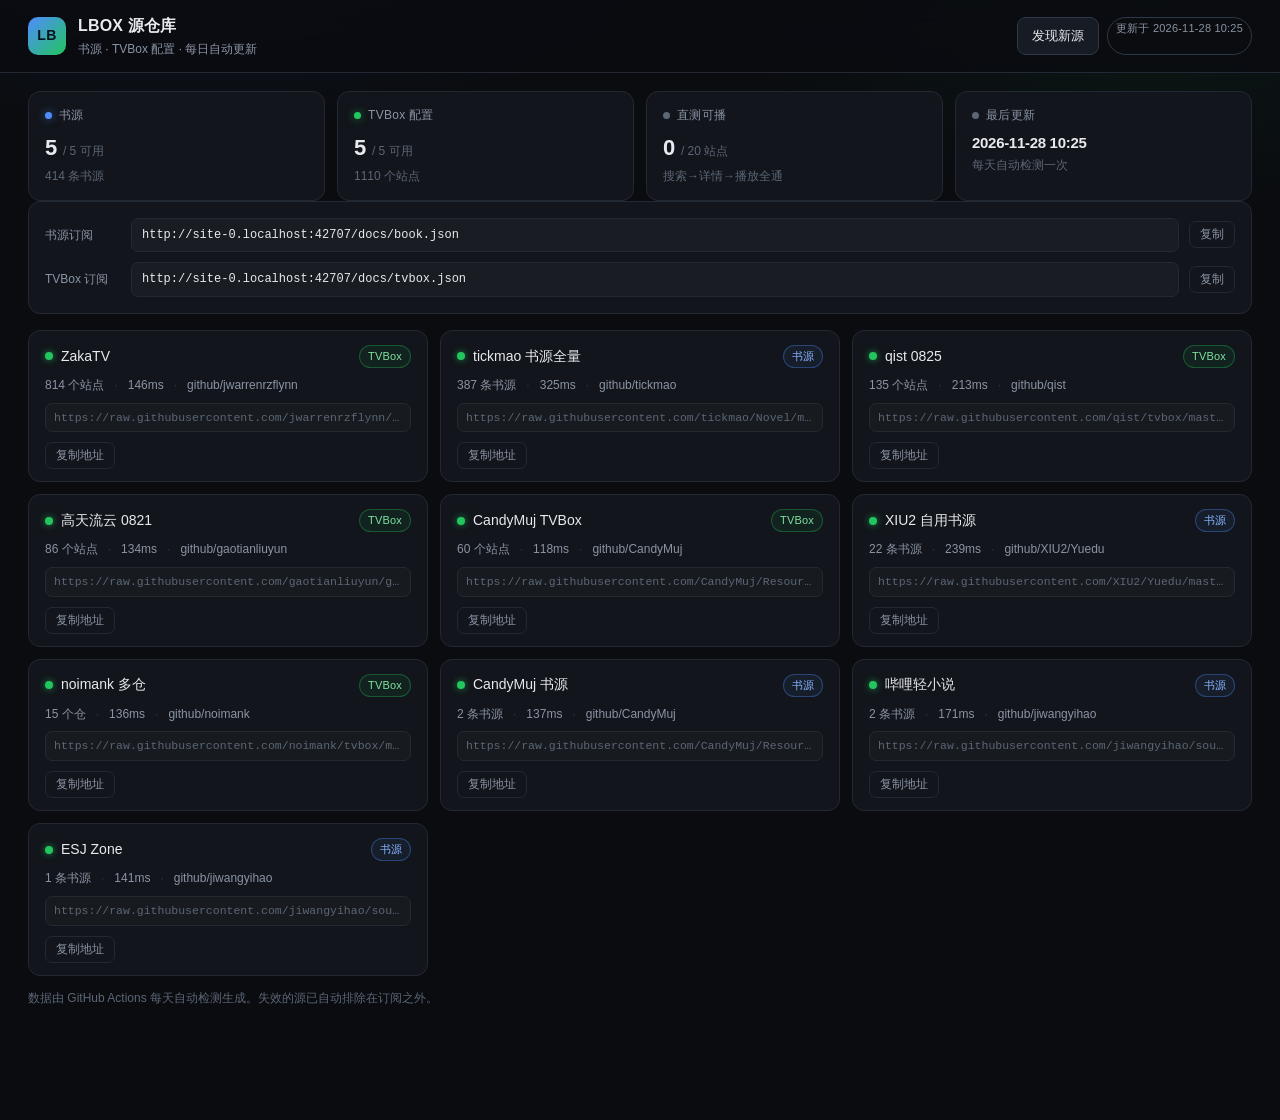
<file: docs/index.html>
<!doctype html>
<html lang="zh-CN">
<head>
<meta charset="utf-8">
<meta name="viewport" content="width=device-width,initial-scale=1">
<link rel="manifest" href="./manifest.webmanifest">
<link rel="icon" href="./icon.svg" type="image/svg+xml">
<link rel="apple-touch-icon" href="./icon.svg">
<meta name="theme-color" content="#0a0c10">
<meta name="mobile-web-app-capable" content="yes">
<meta name="apple-mobile-web-app-capable" content="yes">
<title>LBOX 源仓库</title>
<style>:root {
  --bg: #0a0c10;
  --panel: #12151b;
  --panel-hi: #171b23;
  --border: #232932;
  --border-hi: #303845;
  --text: #e8eaed;
  --muted: #8b94a3;
  --dim: #5c6675;
  --accent: #4f8cff;
  --ok: #22c55e;
  --dead: #ef4444;
  --warn: #f59e0b;
  --radius: 12px;
}

* { box-sizing: border-box; }

html, body {
  margin: 0;
  padding: 0;
  background: var(--bg);
  color: var(--text);
  font-family: -apple-system, BlinkMacSystemFont, "Segoe UI", "PingFang SC",
               "Hiragino Sans GB", "Microsoft YaHei", sans-serif;
  font-size: 14px;
  line-height: 1.55;
  -webkit-font-smoothing: antialiased;
}

body {
  overflow-x: hidden;
  background-image:
    radial-gradient(900px 400px at 15% -10%, rgba(79,140,255,.10), transparent 60%),
    radial-gradient(700px 350px at 90% 0%, rgba(34,197,94,.06), transparent 60%);
  background-repeat: no-repeat;
  min-height: 100vh;
  padding-bottom: 60px;
}

/* ---------- 顶栏 ---------- */
.topbar {
  position: sticky;
  top: 0;
  z-index: 20;
  display: flex;
  align-items: center;
  justify-content: space-between;
  gap: 16px;
  padding: 14px 28px;
  background: rgba(10,12,16,.82);
  backdrop-filter: blur(12px);
  border-bottom: 1px solid var(--border);
}

.brand { display: flex; align-items: center; gap: 12px; }

.logo {
  width: 38px; height: 38px;
  display: grid; place-items: center;
  border-radius: 10px;
  background: linear-gradient(135deg, #4f8cff, #22c55e);
  color: #06121f;
  font-weight: 700;
  font-size: 14px;
  letter-spacing: .5px;
}

.brand-text h1 { margin: 0; font-size: 16px; font-weight: 600; letter-spacing: .2px; }
.brand-text p { margin: 1px 0 0; font-size: 12px; color: var(--muted); }

.top-actions { display: flex; gap: 8px; }

/* ---------- 按钮 ---------- */
.btn {
  appearance: none;
  border: 1px solid var(--border-hi);
  background: var(--panel-hi);
  color: var(--text);
  padding: 8px 14px;
  border-radius: 9px;
  font-size: 13px;
  font-family: inherit;
  cursor: pointer;
  transition: background .16s, border-color .16s, transform .1s;
  white-space: nowrap;
}
.btn:hover { background: #1e232c; border-color: #3b4453; }
.btn:active { transform: translateY(1px); }
.btn:disabled { opacity: .55; cursor: default; }

.btn.primary {
  background: var(--accent);
  border-color: var(--accent);
  color: #04101f;
  font-weight: 600;
}
.btn.primary:hover { background: #6b9dff; border-color: #6b9dff; }

.btn.ghost {
  background: transparent;
  border-color: var(--border);
  color: var(--muted);
}
.btn.ghost:hover { color: var(--text); border-color: var(--border-hi); background: var(--panel); }

/* ---------- 统计 ---------- */
.stats {
  display: grid;
  grid-template-columns: repeat(auto-fit, minmax(190px, 1fr));
  gap: 12px;
  padding: 18px 28px 0;
}

.stat {
  background: var(--panel);
  border: 1px solid var(--border);
  border-radius: var(--radius);
  padding: 14px 16px;
}

.stat-head {
  display: flex; align-items: center; gap: 7px;
  font-size: 12px; color: var(--muted); letter-spacing: .3px;
}

.stat-value { margin-top: 6px; display: flex; align-items: baseline; gap: 6px; }
.stat-value b { font-size: 22px; font-weight: 600; letter-spacing: -.3px; }
.stat-value span { font-size: 12px; color: var(--dim); }
.stat-foot { margin-top: 2px; font-size: 12px; color: var(--dim); }

.dot {
  width: 7px; height: 7px; border-radius: 50%;
  display: inline-block; flex: none;
}
.dot.book { background: var(--accent); box-shadow: 0 0 8px rgba(79,140,255,.6); }
.dot.tvbox { background: var(--ok); box-shadow: 0 0 8px rgba(34,197,94,.6); }
.dot.time { background: var(--dim); }

/* ---------- 工具栏 ---------- */
.toolbar {
  display: flex;
  align-items: center;
  gap: 10px;
  padding: 16px 28px 14px;
  flex-wrap: wrap;
}

.tabs {
  display: flex;
  gap: 2px;
  background: var(--panel);
  border: 1px solid var(--border);
  border-radius: 10px;
  padding: 3px;
}

.tab {
  appearance: none; border: 0; background: transparent;
  color: var(--muted); font-family: inherit; font-size: 13px;
  padding: 6px 14px; border-radius: 7px; cursor: pointer;
  transition: background .16s, color .16s;
}
.tab:hover { color: var(--text); }
.tab.active { background: var(--panel-hi); color: var(--text); box-shadow: 0 1px 0 rgba(255,255,255,.04) inset; }

.search {
  flex: 0 1 280px;
  min-width: 160px;
  background: var(--panel);
  border: 1px solid var(--border);
  border-radius: 10px;
  color: var(--text);
  font-family: inherit;
  font-size: 13px;
  padding: 9px 12px;
  outline: none;
  transition: border-color .16s, background .16s;
}
.search::placeholder { color: var(--dim); }
.search:focus { border-color: var(--accent); background: var(--panel-hi); }

.spacer { flex: 1; }

/* ---------- 卡片网格 ---------- */
.grid {
  display: grid;
  grid-template-columns: repeat(auto-fill, minmax(340px, 1fr));
  gap: 12px;
  padding: 0 28px;
}

.card {
  min-width: 0;
  background: var(--panel);
  border: 1px solid var(--border);
  border-radius: var(--radius);
  padding: 14px 16px 12px;
  display: flex;
  flex-direction: column;
  gap: 8px;
  transition: border-color .16s, background .16s, transform .12s;
}
.card:hover {
  border-color: var(--border-hi);
  background: var(--panel-hi);
  transform: translateY(-1px);
}

.card-top { display: flex; align-items: center; gap: 8px; min-width: 0; }

.status-dot { width: 8px; height: 8px; border-radius: 50%; flex: none; }
.status-dot.ok { background: var(--ok); box-shadow: 0 0 7px rgba(34,197,94,.7); }
.status-dot.dead { background: var(--dead); box-shadow: 0 0 7px rgba(239,68,68,.6); }
.status-dot.unchecked { background: var(--dim); }

.card-title {
  margin: 0;
  font-size: 14px;
  font-weight: 500;
  white-space: nowrap;
  overflow: hidden;
  text-overflow: ellipsis;
  flex: 1;
  min-width: 0;
}

.badge {
  flex: none;
  font-size: 11px;
  padding: 2px 8px;
  border-radius: 999px;
  border: 1px solid var(--border-hi);
  color: var(--muted);
  letter-spacing: .2px;
}
.badge.book { color: #8ab4ff; border-color: rgba(79,140,255,.35); background: rgba(79,140,255,.08); }
.badge.tvbox { color: #7ee0a1; border-color: rgba(34,197,94,.32); background: rgba(34,197,94,.08); }

.card-meta {
  display: flex;
  align-items: center;
  flex-wrap: wrap;
  gap: 6px 10px;
  font-size: 12px;
  color: var(--muted);
}
.card-meta .sep { color: var(--border-hi); }
.card-meta .err { color: #f08a8a; }

.card-url {
  min-width: 0;
  font-family: ui-monospace, SFMono-Regular, Menlo, Consolas, monospace;
  font-size: 11.5px;
  color: var(--dim);
  white-space: nowrap;
  overflow: hidden;
  text-overflow: ellipsis;
  background: rgba(255,255,255,.02);
  border: 1px solid var(--border);
  border-radius: 7px;
  padding: 5px 8px;
}

.card-actions { display: flex; gap: 6px; margin-top: 2px; }

.mini {
  appearance: none;
  border: 1px solid var(--border);
  background: transparent;
  color: var(--muted);
  font-family: inherit;
  font-size: 12px;
  padding: 4px 10px;
  border-radius: 7px;
  cursor: pointer;
  transition: all .14s;
}
.mini:hover { color: var(--text); border-color: var(--border-hi); background: rgba(255,255,255,.03); }
.mini.danger:hover { color: #ffb4b4; border-color: rgba(239,68,68,.5); background: rgba(239,68,68,.08); }

/* ---------- 订阅 / 提示区块 ---------- */
.sub-box {
  background: var(--panel);
  border: 1px solid var(--border);
  border-radius: var(--radius);
  padding: 16px;
  margin: 0 28px 16px;
  display: grid;
  gap: 10px;
}

.sub-row {
  display: flex;
  align-items: center;
  gap: 10px;
  flex-wrap: wrap;
}

.sub-label {
  font-size: 12px;
  color: var(--muted);
  width: 76px;
  flex: none;
}

.sub-url {
  flex: 1;
  min-width: 120px;
  font-family: ui-monospace, SFMono-Regular, Menlo, Consolas, monospace;
  font-size: 12px;
  color: var(--text);
  background: rgba(255, 255, 255, .03);
  border: 1px solid var(--border);
  border-radius: 7px;
  padding: 7px 10px;
  overflow: hidden;
  text-overflow: ellipsis;
  white-space: nowrap;
}

.note {
  padding: 0 28px 40px;
  color: var(--dim);
  font-size: 12px;
  line-height: 1.7;
}

/* ---------- 空状态 ---------- */
.empty {
  text-align: center;
  padding: 80px 20px;
  color: var(--dim);
}
.empty p { margin: 0 0 6px; font-size: 15px; color: var(--muted); }
.empty span { font-size: 12.5px; }

/* ---------- 弹窗 ---------- */
.dlg {
  border: 1px solid var(--border-hi);
  background: var(--panel);
  color: var(--text);
  border-radius: 14px;
  padding: 0;
  width: min(460px, 92vw);
}
.dlg::backdrop { background: rgba(0,0,0,.6); backdrop-filter: blur(3px); }
.dlg form { padding: 20px 22px 18px; display: flex; flex-direction: column; gap: 12px; }
.dlg h2 { margin: 0 0 4px; font-size: 16px; font-weight: 600; }
.dlg label { display: flex; flex-direction: column; gap: 5px; font-size: 12.5px; color: var(--muted); }
.dlg input, .dlg select {
  background: var(--panel-hi);
  border: 1px solid var(--border-hi);
  border-radius: 9px;
  color: var(--text);
  font-family: inherit;
  font-size: 13px;
  padding: 9px 11px;
  outline: none;
}
.dlg input:focus, .dlg select:focus { border-color: var(--accent); }
.dlg-actions { display: flex; justify-content: flex-end; gap: 8px; margin-top: 6px; }

/* ---------- toast ---------- */
.toast {
  position: fixed;
  left: 50%;
  bottom: 34px;
  transform: translate(-50%, 20px);
  background: #1c2230;
  border: 1px solid var(--border-hi);
  color: var(--text);
  padding: 10px 18px;
  border-radius: 10px;
  font-size: 13px;
  opacity: 0;
  pointer-events: none;
  transition: opacity .2s, transform .2s;
  z-index: 60;
  max-width: 90vw;
}
.toast.show { opacity: 1; transform: translate(-50%, 0); }

/* ---------- 响应式 ---------- */
@media (max-width: 860px) {
  .topbar { padding: 12px 16px; flex-direction: column; align-items: stretch; gap: 8px; }
  .top-actions { justify-content: flex-end; flex-wrap: wrap; gap: 8px; }
  .top-actions .badge { display: none; }
  .btn { padding: 7px 12px; font-size: 12.5px; }
  .card-actions { flex-wrap: wrap; }
  .stats { grid-template-columns: 1fr; padding: 14px 16px 0; }
  .toolbar { padding: 12px 16px; }
  .grid { grid-template-columns: 1fr; padding: 0 16px; }
  .search { flex: 1 1 100%; order: 3; }
  .spacer { display: none; }
  .brand-text p { display: none; }
  .sub-box { margin-left: 16px; margin-right: 16px; padding: 12px; }
  .note { padding: 0 16px 32px; }
  .sub-label { width: auto; }
  .sub-row { flex-direction: column; align-items: stretch; gap: 6px; }
  .sub-url { min-width: 0; }
}
</style>
<style>
a.btn { text-decoration: none; display: inline-flex; align-items: center; }
</style>
</head>
<body>

<header class="topbar">
  <div class="brand">
    <div class="logo">LB</div>
    <div class="brand-text">
      <h1>LBOX 源仓库</h1>
      <p>书源 · TVBox 配置 · 每日自动更新</p>
    </div>
  </div>
  <div class="top-actions">
    <a class="btn" href="./discover.html">发现新源</a>
    <span class="badge">更新于 2026-11-28 10:25</span>
  </div>
</header>

<section class="stats">
  <div class="stat">
    <div class="stat-head"><span class="dot book"></span>书源</div>
    <div class="stat-value"><b>5</b><span>/ 5 可用</span></div>
    <div class="stat-foot"><span>414 条书源</span></div>
  </div>
  <div class="stat">
    <div class="stat-head"><span class="dot tvbox"></span>TVBox 配置</div>
    <div class="stat-value"><b>5</b><span>/ 5 可用</span></div>
    <div class="stat-foot"><span>1110 个站点</span></div>
  </div>
  <div class="stat">
    <div class="stat-head"><span class="dot time"></span>直测可播</div>
    <div class="stat-value"><b>0</b><span>/ 20 站点</span></div>
    <div class="stat-foot"><span>搜索→详情→播放全通</span></div>
  </div>
  <div class="stat">
    <div class="stat-head"><span class="dot time"></span>最后更新</div>
    <div class="stat-value"><b style="font-size:15px">2026-11-28 10:25</b></div>
    <div class="stat-foot"><span>每天自动检测一次</span></div>
  </div>
</section>

<section class="sub-box">
  <div class="sub-row">
    <span class="sub-label">书源订阅</span>
    <span class="sub-url" id="u-book">—</span>
    <button class="mini" data-copy-el="u-book">复制</button>
  </div>
  <div class="sub-row">
    <span class="sub-label">TVBox 订阅</span>
    <span class="sub-url" id="u-tvbox">—</span>
    <button class="mini" data-copy-el="u-tvbox">复制</button>
  </div>
</section>

<main class="grid">
    <article class="card">
      <div class="card-top">
        <span class="status-dot ok"></span>
        <h3 class="card-title">ZakaTV</h3>
        <span class="badge tvbox">TVBox</span>
      </div>
      <div class="card-meta"><span>814 个站点</span><span class='sep'>·</span><span>146ms</span><span class='sep'>·</span><span>github/jwarrenrzflynn</span></div>
      <div class="card-url">https://raw.githubusercontent.com/jwarrenrzflynn/zakatv-cfg/main/ZakaTV.json</div>
      <div class="card-actions">
        <button class="mini" data-copy="https://raw.githubusercontent.com/jwarrenrzflynn/zakatv-cfg/main/ZakaTV.json">复制地址</button>
      </div>
    </article>
    <article class="card">
      <div class="card-top">
        <span class="status-dot ok"></span>
        <h3 class="card-title">tickmao 书源全量</h3>
        <span class="badge book">书源</span>
      </div>
      <div class="card-meta"><span>387 条书源</span><span class='sep'>·</span><span>325ms</span><span class='sep'>·</span><span>github/tickmao</span></div>
      <div class="card-url">https://raw.githubusercontent.com/tickmao/Novel/master/sources/legado/full.json</div>
      <div class="card-actions">
        <button class="mini" data-copy="https://raw.githubusercontent.com/tickmao/Novel/master/sources/legado/full.json">复制地址</button>
      </div>
    </article>
    <article class="card">
      <div class="card-top">
        <span class="status-dot ok"></span>
        <h3 class="card-title">qist 0825</h3>
        <span class="badge tvbox">TVBox</span>
      </div>
      <div class="card-meta"><span>135 个站点</span><span class='sep'>·</span><span>213ms</span><span class='sep'>·</span><span>github/qist</span></div>
      <div class="card-url">https://raw.githubusercontent.com/qist/tvbox/master/0825.json</div>
      <div class="card-actions">
        <button class="mini" data-copy="https://raw.githubusercontent.com/qist/tvbox/master/0825.json">复制地址</button>
      </div>
    </article>
    <article class="card">
      <div class="card-top">
        <span class="status-dot ok"></span>
        <h3 class="card-title">高天流云 0821</h3>
        <span class="badge tvbox">TVBox</span>
      </div>
      <div class="card-meta"><span>86 个站点</span><span class='sep'>·</span><span>134ms</span><span class='sep'>·</span><span>github/gaotianliuyun</span></div>
      <div class="card-url">https://raw.githubusercontent.com/gaotianliuyun/gao/master/0821.json</div>
      <div class="card-actions">
        <button class="mini" data-copy="https://raw.githubusercontent.com/gaotianliuyun/gao/master/0821.json">复制地址</button>
      </div>
    </article>
    <article class="card">
      <div class="card-top">
        <span class="status-dot ok"></span>
        <h3 class="card-title">CandyMuj TVBox</h3>
        <span class="badge tvbox">TVBox</span>
      </div>
      <div class="card-meta"><span>60 个站点</span><span class='sep'>·</span><span>118ms</span><span class='sep'>·</span><span>github/CandyMuj</span></div>
      <div class="card-url">https://raw.githubusercontent.com/CandyMuj/ResourceInterface/main/TVBox/candymuj.json</div>
      <div class="card-actions">
        <button class="mini" data-copy="https://raw.githubusercontent.com/CandyMuj/ResourceInterface/main/TVBox/candymuj.json">复制地址</button>
      </div>
    </article>
    <article class="card">
      <div class="card-top">
        <span class="status-dot ok"></span>
        <h3 class="card-title">XIU2 自用书源</h3>
        <span class="badge book">书源</span>
      </div>
      <div class="card-meta"><span>22 条书源</span><span class='sep'>·</span><span>239ms</span><span class='sep'>·</span><span>github/XIU2/Yuedu</span></div>
      <div class="card-url">https://raw.githubusercontent.com/XIU2/Yuedu/master/shuyuan</div>
      <div class="card-actions">
        <button class="mini" data-copy="https://raw.githubusercontent.com/XIU2/Yuedu/master/shuyuan">复制地址</button>
      </div>
    </article>
    <article class="card">
      <div class="card-top">
        <span class="status-dot ok"></span>
        <h3 class="card-title">noimank 多仓</h3>
        <span class="badge tvbox">TVBox</span>
      </div>
      <div class="card-meta"><span>15 个仓</span><span class='sep'>·</span><span>136ms</span><span class='sep'>·</span><span>github/noimank</span></div>
      <div class="card-url">https://raw.githubusercontent.com/noimank/tvbox/main/tvboxmuti.json</div>
      <div class="card-actions">
        <button class="mini" data-copy="https://raw.githubusercontent.com/noimank/tvbox/main/tvboxmuti.json">复制地址</button>
      </div>
    </article>
    <article class="card">
      <div class="card-top">
        <span class="status-dot ok"></span>
        <h3 class="card-title">CandyMuj 书源</h3>
        <span class="badge book">书源</span>
      </div>
      <div class="card-meta"><span>2 条书源</span><span class='sep'>·</span><span>137ms</span><span class='sep'>·</span><span>github/CandyMuj</span></div>
      <div class="card-url">https://raw.githubusercontent.com/CandyMuj/ResourceInterface/main/Legado/candymuj.json</div>
      <div class="card-actions">
        <button class="mini" data-copy="https://raw.githubusercontent.com/CandyMuj/ResourceInterface/main/Legado/candymuj.json">复制地址</button>
      </div>
    </article>
    <article class="card">
      <div class="card-top">
        <span class="status-dot ok"></span>
        <h3 class="card-title">哔哩轻小说</h3>
        <span class="badge book">书源</span>
      </div>
      <div class="card-meta"><span>2 条书源</span><span class='sep'>·</span><span>171ms</span><span class='sep'>·</span><span>github/jiwangyihao</span></div>
      <div class="card-url">https://raw.githubusercontent.com/jiwangyihao/source-j-legado/main/bilinovel.json</div>
      <div class="card-actions">
        <button class="mini" data-copy="https://raw.githubusercontent.com/jiwangyihao/source-j-legado/main/bilinovel.json">复制地址</button>
      </div>
    </article>
    <article class="card">
      <div class="card-top">
        <span class="status-dot ok"></span>
        <h3 class="card-title">ESJ Zone</h3>
        <span class="badge book">书源</span>
      </div>
      <div class="card-meta"><span>1 条书源</span><span class='sep'>·</span><span>141ms</span><span class='sep'>·</span><span>github/jiwangyihao</span></div>
      <div class="card-url">https://raw.githubusercontent.com/jiwangyihao/source-j-legado/main/esjzone.json</div>
      <div class="card-actions">
        <button class="mini" data-copy="https://raw.githubusercontent.com/jiwangyihao/source-j-legado/main/esjzone.json">复制地址</button>
      </div>
    </article>
</main>

<p class="note">数据由 GitHub Actions 每天自动检测生成。失效的源已自动排除在订阅之外。</p>

<div id="toast" class="toast"></div>

<script>
const base = location.origin + location.pathname.replace(/index\.html$/, "");
document.getElementById("u-book").textContent = base + "book.json";
document.getElementById("u-tvbox").textContent = base + "tvbox.json";

function toast(msg) {
  const el = document.getElementById("toast");
  el.textContent = msg; el.classList.add("show");
  clearTimeout(el._t); el._t = setTimeout(() => el.classList.remove("show"), 1800);
}
async function copy(text) {
  try { await navigator.clipboard.writeText(text); return true; }
  catch {
    const ta = document.createElement("textarea");
    ta.value = text; ta.style.position = "fixed"; ta.style.opacity = "0";
    document.body.appendChild(ta); ta.select();
    let ok = false; try { ok = document.execCommand("copy"); } catch {}
    ta.remove(); return ok;
  }
}
document.addEventListener("click", async (e) => {
  const btn = e.target.closest("[data-copy],[data-copy-el]");
  if (!btn) return;
  const text = btn.dataset.copy || document.getElementById(btn.dataset.copyEl).textContent;
  toast(await copy(text) ? "已复制" : "复制失败");
});
</script>
</body>
</html>
</file>
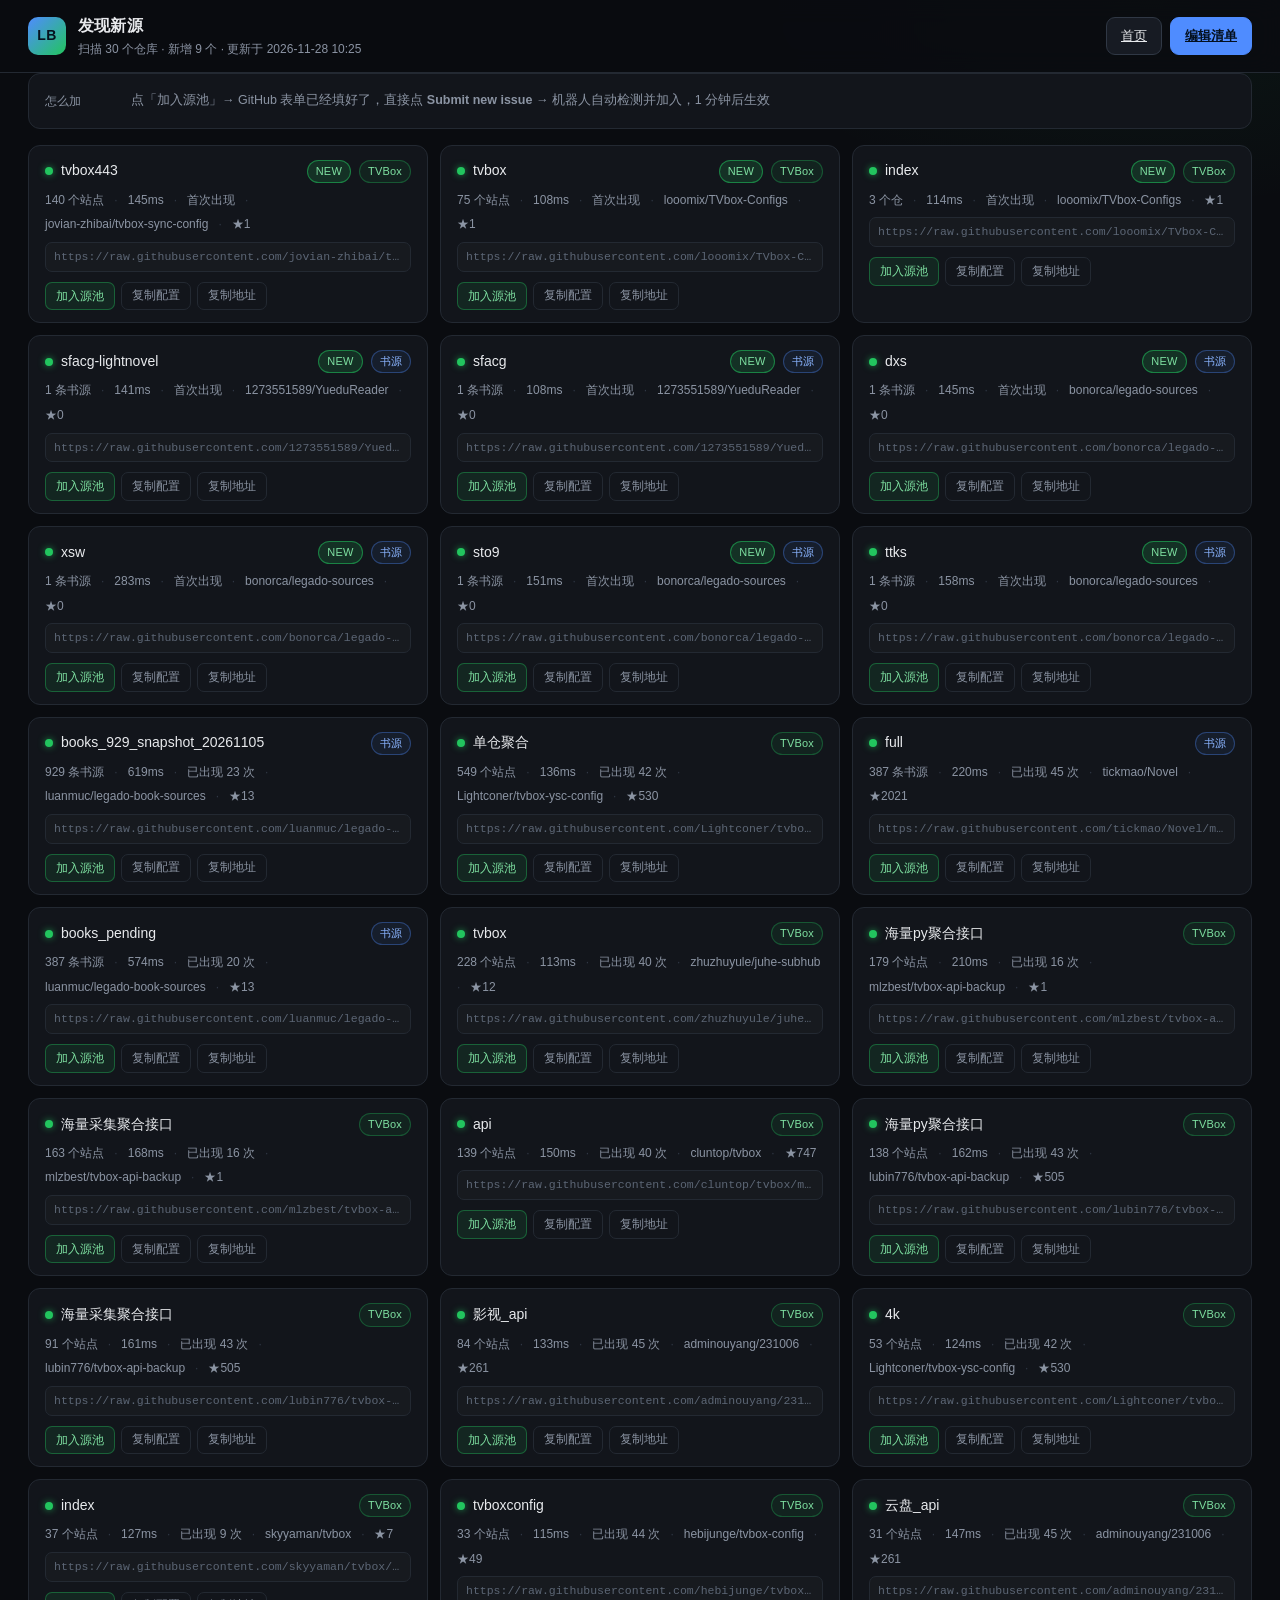
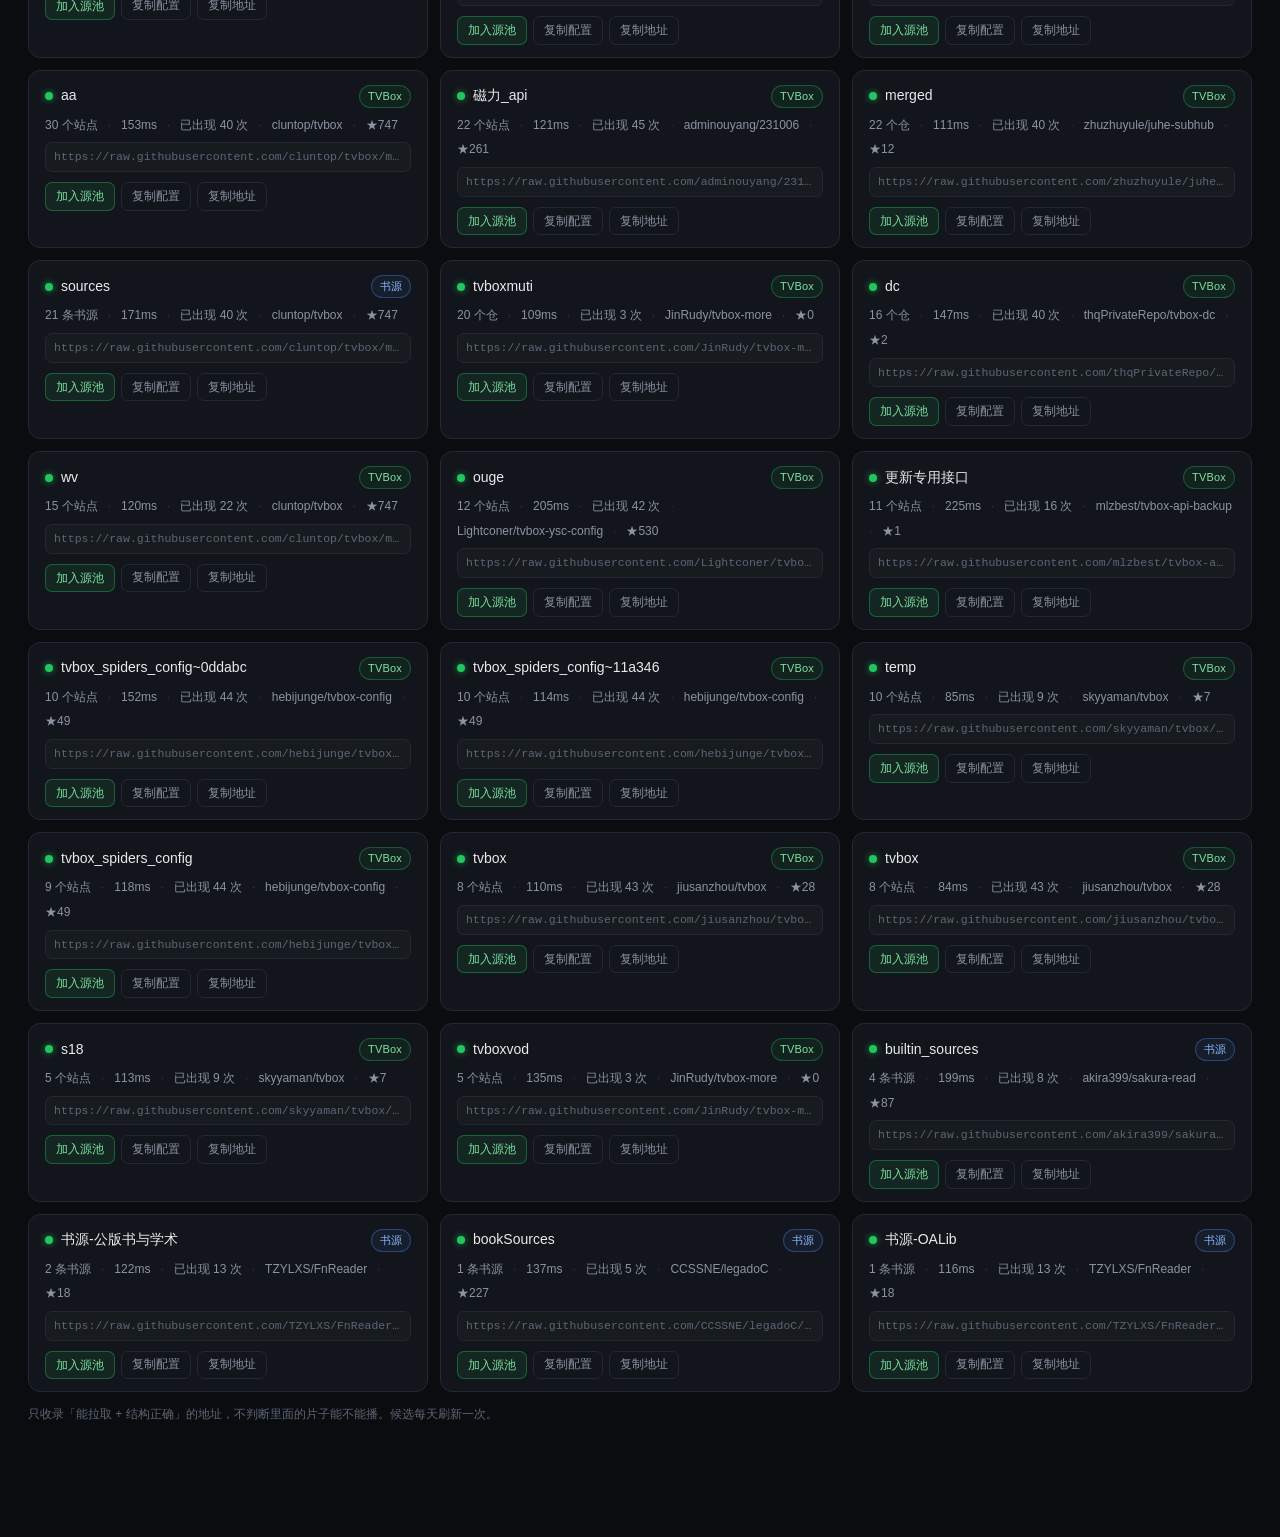
<file: docs/discover.html>
<!doctype html>
<html lang="zh-CN">
<head>
<meta charset="utf-8">
<meta name="viewport" content="width=device-width,initial-scale=1">
<link rel="manifest" href="./manifest.webmanifest">
<link rel="icon" href="./icon.svg" type="image/svg+xml">
<link rel="apple-touch-icon" href="./icon.svg">
<meta name="theme-color" content="#0a0c10">
<meta name="mobile-web-app-capable" content="yes">
<meta name="apple-mobile-web-app-capable" content="yes">
<title>LBOX 源仓库 · 发现</title>
<style>:root {
  --bg: #0a0c10;
  --panel: #12151b;
  --panel-hi: #171b23;
  --border: #232932;
  --border-hi: #303845;
  --text: #e8eaed;
  --muted: #8b94a3;
  --dim: #5c6675;
  --accent: #4f8cff;
  --ok: #22c55e;
  --dead: #ef4444;
  --warn: #f59e0b;
  --radius: 12px;
}

* { box-sizing: border-box; }

html, body {
  margin: 0;
  padding: 0;
  background: var(--bg);
  color: var(--text);
  font-family: -apple-system, BlinkMacSystemFont, "Segoe UI", "PingFang SC",
               "Hiragino Sans GB", "Microsoft YaHei", sans-serif;
  font-size: 14px;
  line-height: 1.55;
  -webkit-font-smoothing: antialiased;
}

body {
  overflow-x: hidden;
  background-image:
    radial-gradient(900px 400px at 15% -10%, rgba(79,140,255,.10), transparent 60%),
    radial-gradient(700px 350px at 90% 0%, rgba(34,197,94,.06), transparent 60%);
  background-repeat: no-repeat;
  min-height: 100vh;
  padding-bottom: 60px;
}

/* ---------- 顶栏 ---------- */
.topbar {
  position: sticky;
  top: 0;
  z-index: 20;
  display: flex;
  align-items: center;
  justify-content: space-between;
  gap: 16px;
  padding: 14px 28px;
  background: rgba(10,12,16,.82);
  backdrop-filter: blur(12px);
  border-bottom: 1px solid var(--border);
}

.brand { display: flex; align-items: center; gap: 12px; }

.logo {
  width: 38px; height: 38px;
  display: grid; place-items: center;
  border-radius: 10px;
  background: linear-gradient(135deg, #4f8cff, #22c55e);
  color: #06121f;
  font-weight: 700;
  font-size: 14px;
  letter-spacing: .5px;
}

.brand-text h1 { margin: 0; font-size: 16px; font-weight: 600; letter-spacing: .2px; }
.brand-text p { margin: 1px 0 0; font-size: 12px; color: var(--muted); }

.top-actions { display: flex; gap: 8px; }

/* ---------- 按钮 ---------- */
.btn {
  appearance: none;
  border: 1px solid var(--border-hi);
  background: var(--panel-hi);
  color: var(--text);
  padding: 8px 14px;
  border-radius: 9px;
  font-size: 13px;
  font-family: inherit;
  cursor: pointer;
  transition: background .16s, border-color .16s, transform .1s;
  white-space: nowrap;
}
.btn:hover { background: #1e232c; border-color: #3b4453; }
.btn:active { transform: translateY(1px); }
.btn:disabled { opacity: .55; cursor: default; }

.btn.primary {
  background: var(--accent);
  border-color: var(--accent);
  color: #04101f;
  font-weight: 600;
}
.btn.primary:hover { background: #6b9dff; border-color: #6b9dff; }

.btn.ghost {
  background: transparent;
  border-color: var(--border);
  color: var(--muted);
}
.btn.ghost:hover { color: var(--text); border-color: var(--border-hi); background: var(--panel); }

/* ---------- 统计 ---------- */
.stats {
  display: grid;
  grid-template-columns: repeat(auto-fit, minmax(190px, 1fr));
  gap: 12px;
  padding: 18px 28px 0;
}

.stat {
  background: var(--panel);
  border: 1px solid var(--border);
  border-radius: var(--radius);
  padding: 14px 16px;
}

.stat-head {
  display: flex; align-items: center; gap: 7px;
  font-size: 12px; color: var(--muted); letter-spacing: .3px;
}

.stat-value { margin-top: 6px; display: flex; align-items: baseline; gap: 6px; }
.stat-value b { font-size: 22px; font-weight: 600; letter-spacing: -.3px; }
.stat-value span { font-size: 12px; color: var(--dim); }
.stat-foot { margin-top: 2px; font-size: 12px; color: var(--dim); }

.dot {
  width: 7px; height: 7px; border-radius: 50%;
  display: inline-block; flex: none;
}
.dot.book { background: var(--accent); box-shadow: 0 0 8px rgba(79,140,255,.6); }
.dot.tvbox { background: var(--ok); box-shadow: 0 0 8px rgba(34,197,94,.6); }
.dot.time { background: var(--dim); }

/* ---------- 工具栏 ---------- */
.toolbar {
  display: flex;
  align-items: center;
  gap: 10px;
  padding: 16px 28px 14px;
  flex-wrap: wrap;
}

.tabs {
  display: flex;
  gap: 2px;
  background: var(--panel);
  border: 1px solid var(--border);
  border-radius: 10px;
  padding: 3px;
}

.tab {
  appearance: none; border: 0; background: transparent;
  color: var(--muted); font-family: inherit; font-size: 13px;
  padding: 6px 14px; border-radius: 7px; cursor: pointer;
  transition: background .16s, color .16s;
}
.tab:hover { color: var(--text); }
.tab.active { background: var(--panel-hi); color: var(--text); box-shadow: 0 1px 0 rgba(255,255,255,.04) inset; }

.search {
  flex: 0 1 280px;
  min-width: 160px;
  background: var(--panel);
  border: 1px solid var(--border);
  border-radius: 10px;
  color: var(--text);
  font-family: inherit;
  font-size: 13px;
  padding: 9px 12px;
  outline: none;
  transition: border-color .16s, background .16s;
}
.search::placeholder { color: var(--dim); }
.search:focus { border-color: var(--accent); background: var(--panel-hi); }

.spacer { flex: 1; }

/* ---------- 卡片网格 ---------- */
.grid {
  display: grid;
  grid-template-columns: repeat(auto-fill, minmax(340px, 1fr));
  gap: 12px;
  padding: 0 28px;
}

.card {
  min-width: 0;
  background: var(--panel);
  border: 1px solid var(--border);
  border-radius: var(--radius);
  padding: 14px 16px 12px;
  display: flex;
  flex-direction: column;
  gap: 8px;
  transition: border-color .16s, background .16s, transform .12s;
}
.card:hover {
  border-color: var(--border-hi);
  background: var(--panel-hi);
  transform: translateY(-1px);
}

.card-top { display: flex; align-items: center; gap: 8px; min-width: 0; }

.status-dot { width: 8px; height: 8px; border-radius: 50%; flex: none; }
.status-dot.ok { background: var(--ok); box-shadow: 0 0 7px rgba(34,197,94,.7); }
.status-dot.dead { background: var(--dead); box-shadow: 0 0 7px rgba(239,68,68,.6); }
.status-dot.unchecked { background: var(--dim); }

.card-title {
  margin: 0;
  font-size: 14px;
  font-weight: 500;
  white-space: nowrap;
  overflow: hidden;
  text-overflow: ellipsis;
  flex: 1;
  min-width: 0;
}

.badge {
  flex: none;
  font-size: 11px;
  padding: 2px 8px;
  border-radius: 999px;
  border: 1px solid var(--border-hi);
  color: var(--muted);
  letter-spacing: .2px;
}
.badge.book { color: #8ab4ff; border-color: rgba(79,140,255,.35); background: rgba(79,140,255,.08); }
.badge.tvbox { color: #7ee0a1; border-color: rgba(34,197,94,.32); background: rgba(34,197,94,.08); }

.card-meta {
  display: flex;
  align-items: center;
  flex-wrap: wrap;
  gap: 6px 10px;
  font-size: 12px;
  color: var(--muted);
}
.card-meta .sep { color: var(--border-hi); }
.card-meta .err { color: #f08a8a; }

.card-url {
  min-width: 0;
  font-family: ui-monospace, SFMono-Regular, Menlo, Consolas, monospace;
  font-size: 11.5px;
  color: var(--dim);
  white-space: nowrap;
  overflow: hidden;
  text-overflow: ellipsis;
  background: rgba(255,255,255,.02);
  border: 1px solid var(--border);
  border-radius: 7px;
  padding: 5px 8px;
}

.card-actions { display: flex; gap: 6px; margin-top: 2px; }

.mini {
  appearance: none;
  border: 1px solid var(--border);
  background: transparent;
  color: var(--muted);
  font-family: inherit;
  font-size: 12px;
  padding: 4px 10px;
  border-radius: 7px;
  cursor: pointer;
  transition: all .14s;
}
.mini:hover { color: var(--text); border-color: var(--border-hi); background: rgba(255,255,255,.03); }
.mini.danger:hover { color: #ffb4b4; border-color: rgba(239,68,68,.5); background: rgba(239,68,68,.08); }

/* ---------- 订阅 / 提示区块 ---------- */
.sub-box {
  background: var(--panel);
  border: 1px solid var(--border);
  border-radius: var(--radius);
  padding: 16px;
  margin: 0 28px 16px;
  display: grid;
  gap: 10px;
}

.sub-row {
  display: flex;
  align-items: center;
  gap: 10px;
  flex-wrap: wrap;
}

.sub-label {
  font-size: 12px;
  color: var(--muted);
  width: 76px;
  flex: none;
}

.sub-url {
  flex: 1;
  min-width: 120px;
  font-family: ui-monospace, SFMono-Regular, Menlo, Consolas, monospace;
  font-size: 12px;
  color: var(--text);
  background: rgba(255, 255, 255, .03);
  border: 1px solid var(--border);
  border-radius: 7px;
  padding: 7px 10px;
  overflow: hidden;
  text-overflow: ellipsis;
  white-space: nowrap;
}

.note {
  padding: 0 28px 40px;
  color: var(--dim);
  font-size: 12px;
  line-height: 1.7;
}

/* ---------- 空状态 ---------- */
.empty {
  text-align: center;
  padding: 80px 20px;
  color: var(--dim);
}
.empty p { margin: 0 0 6px; font-size: 15px; color: var(--muted); }
.empty span { font-size: 12.5px; }

/* ---------- 弹窗 ---------- */
.dlg {
  border: 1px solid var(--border-hi);
  background: var(--panel);
  color: var(--text);
  border-radius: 14px;
  padding: 0;
  width: min(460px, 92vw);
}
.dlg::backdrop { background: rgba(0,0,0,.6); backdrop-filter: blur(3px); }
.dlg form { padding: 20px 22px 18px; display: flex; flex-direction: column; gap: 12px; }
.dlg h2 { margin: 0 0 4px; font-size: 16px; font-weight: 600; }
.dlg label { display: flex; flex-direction: column; gap: 5px; font-size: 12.5px; color: var(--muted); }
.dlg input, .dlg select {
  background: var(--panel-hi);
  border: 1px solid var(--border-hi);
  border-radius: 9px;
  color: var(--text);
  font-family: inherit;
  font-size: 13px;
  padding: 9px 11px;
  outline: none;
}
.dlg input:focus, .dlg select:focus { border-color: var(--accent); }
.dlg-actions { display: flex; justify-content: flex-end; gap: 8px; margin-top: 6px; }

/* ---------- toast ---------- */
.toast {
  position: fixed;
  left: 50%;
  bottom: 34px;
  transform: translate(-50%, 20px);
  background: #1c2230;
  border: 1px solid var(--border-hi);
  color: var(--text);
  padding: 10px 18px;
  border-radius: 10px;
  font-size: 13px;
  opacity: 0;
  pointer-events: none;
  transition: opacity .2s, transform .2s;
  z-index: 60;
  max-width: 90vw;
}
.toast.show { opacity: 1; transform: translate(-50%, 0); }

/* ---------- 响应式 ---------- */
@media (max-width: 860px) {
  .topbar { padding: 12px 16px; flex-direction: column; align-items: stretch; gap: 8px; }
  .top-actions { justify-content: flex-end; flex-wrap: wrap; gap: 8px; }
  .top-actions .badge { display: none; }
  .btn { padding: 7px 12px; font-size: 12.5px; }
  .card-actions { flex-wrap: wrap; }
  .stats { grid-template-columns: 1fr; padding: 14px 16px 0; }
  .toolbar { padding: 12px 16px; }
  .grid { grid-template-columns: 1fr; padding: 0 16px; }
  .search { flex: 1 1 100%; order: 3; }
  .spacer { display: none; }
  .brand-text p { display: none; }
  .sub-box { margin-left: 16px; margin-right: 16px; padding: 12px; }
  .note { padding: 0 16px 32px; }
  .sub-label { width: auto; }
  .sub-row { flex-direction: column; align-items: stretch; gap: 6px; }
  .sub-url { min-width: 0; }
}
</style>
<style>
a.mini { text-decoration: none; display: inline-flex; align-items: center; }
a.mini.add { color: #7ee0a1; border-color: rgba(34,197,94,.38); background: rgba(34,197,94,.10); }
a.mini.add:hover { background: rgba(34,197,94,.18); color: #a9f2c0; border-color: rgba(34,197,94,.6); }
.badge.new { color: #7ee0a1; border-color: rgba(34,197,94,.55); background: rgba(34,197,94,.16); font-weight: 500; }
.badge.reborn { color: #f0c674; border-color: rgba(245,158,11,.5); background: rgba(245,158,11,.14); }
</style>
</head>
<body>

<header class="topbar">
  <div class="brand">
    <div class="logo">LB</div>
    <div class="brand-text">
      <h1>发现新源</h1>
      <p>扫描 30 个仓库 · 新增 9 个 · 更新于 2026-11-28 10:25</p>
    </div>
  </div>
  <div class="top-actions">
    <a class="btn" href="./">首页</a>
    <a class="btn primary" href="https://github.com/angelevil-code/lbox-repo/edit/main/seed_sources.json" target="_blank">编辑清单</a>
  </div>
</header>

<section class="sub-box">
  <div class="sub-row">
    <span class="sub-label">怎么加</span>
    <span style="flex:1;min-width:0;color:var(--muted);font-size:12.5px;line-height:1.7;overflow-wrap:anywhere">
      点「加入源池」→ GitHub 表单已经填好了，直接点 <b>Submit new issue</b> → 机器人自动检测并加入，1 分钟后生效
    </span>
  </div>
</section>

<main class="grid">
    <article class="card">
      <div class="card-top">
        <span class="status-dot ok"></span>
        <h3 class="card-title">tvbox443</h3>
        <span class="badge new">NEW</span>
        <span class="badge tvbox">TVBox</span>
      </div>
      <div class="card-meta">
        <span>140 个站点</span><span class="sep">·</span><span>145ms</span>
        <span class="sep">·</span><span>首次出现</span>
        <span class="sep">·</span><span>jovian-zhibai/tvbox-sync-config</span>
        <span class="sep">·</span><span>★1</span>
      </div>
      <div class="card-url" title="https://raw.githubusercontent.com/jovian-zhibai/tvbox-sync-config/main/output/tvbox443.json">https://raw.githubusercontent.com/jovian-zhibai/tvbox-sync-config/main/output/tvbox443.json</div>
      <div class="card-actions">
        <a class="mini add" href="https://github.com/angelevil-code/lbox-repo/issues/new?title=%5Badd%5D+tvbox443&body=https%3A%2F%2Fraw.githubusercontent.com%2Fjovian-zhibai%2Ftvbox-sync-config%2Fmain%2Foutput%2Ftvbox443.json%0A%0A%E7%B1%BB%E5%9E%8B%EF%BC%9Atvbox%0A%E6%9D%A5%E6%BA%90%EF%BC%9Ajovian-zhibai%2Ftvbox-sync-config%0A%E5%86%85%E5%AE%B9%EF%BC%9A140+%E9%A1%B9%0A" target="_blank" rel="noopener">加入源池</a>
        <button class="mini" data-copy='{
  &quot;type&quot;: &quot;tvbox&quot;,
  &quot;name&quot;: &quot;tvbox443&quot;,
  &quot;url&quot;: &quot;https://raw.githubusercontent.com/jovian-zhibai/tvbox-sync-config/main/output/tvbox443.json&quot;,
  &quot;origin&quot;: &quot;github/jovian-zhibai&quot;
}'>复制配置</button>
        <button class="mini" data-copy="https://raw.githubusercontent.com/jovian-zhibai/tvbox-sync-config/main/output/tvbox443.json">复制地址</button>
      </div>
    </article>
    <article class="card">
      <div class="card-top">
        <span class="status-dot ok"></span>
        <h3 class="card-title">tvbox</h3>
        <span class="badge new">NEW</span>
        <span class="badge tvbox">TVBox</span>
      </div>
      <div class="card-meta">
        <span>75 个站点</span><span class="sep">·</span><span>108ms</span>
        <span class="sep">·</span><span>首次出现</span>
        <span class="sep">·</span><span>looomix/TVbox-Configs</span>
        <span class="sep">·</span><span>★1</span>
      </div>
      <div class="card-url" title="https://raw.githubusercontent.com/looomix/TVbox-Configs/main/api/tvbox.json">https://raw.githubusercontent.com/looomix/TVbox-Configs/main/api/tvbox.json</div>
      <div class="card-actions">
        <a class="mini add" href="https://github.com/angelevil-code/lbox-repo/issues/new?title=%5Badd%5D+tvbox&body=https%3A%2F%2Fraw.githubusercontent.com%2Flooomix%2FTVbox-Configs%2Fmain%2Fapi%2Ftvbox.json%0A%0A%E7%B1%BB%E5%9E%8B%EF%BC%9Atvbox%0A%E6%9D%A5%E6%BA%90%EF%BC%9Alooomix%2FTVbox-Configs%0A%E5%86%85%E5%AE%B9%EF%BC%9A75+%E9%A1%B9%0A" target="_blank" rel="noopener">加入源池</a>
        <button class="mini" data-copy='{
  &quot;type&quot;: &quot;tvbox&quot;,
  &quot;name&quot;: &quot;tvbox&quot;,
  &quot;url&quot;: &quot;https://raw.githubusercontent.com/looomix/TVbox-Configs/main/api/tvbox.json&quot;,
  &quot;origin&quot;: &quot;github/looomix&quot;
}'>复制配置</button>
        <button class="mini" data-copy="https://raw.githubusercontent.com/looomix/TVbox-Configs/main/api/tvbox.json">复制地址</button>
      </div>
    </article>
    <article class="card">
      <div class="card-top">
        <span class="status-dot ok"></span>
        <h3 class="card-title">index</h3>
        <span class="badge new">NEW</span>
        <span class="badge tvbox">TVBox</span>
      </div>
      <div class="card-meta">
        <span>3 个仓</span><span class="sep">·</span><span>114ms</span>
        <span class="sep">·</span><span>首次出现</span>
        <span class="sep">·</span><span>looomix/TVbox-Configs</span>
        <span class="sep">·</span><span>★1</span>
      </div>
      <div class="card-url" title="https://raw.githubusercontent.com/looomix/TVbox-Configs/main/api/index.json">https://raw.githubusercontent.com/looomix/TVbox-Configs/main/api/index.json</div>
      <div class="card-actions">
        <a class="mini add" href="https://github.com/angelevil-code/lbox-repo/issues/new?title=%5Badd%5D+index&body=https%3A%2F%2Fraw.githubusercontent.com%2Flooomix%2FTVbox-Configs%2Fmain%2Fapi%2Findex.json%0A%0A%E7%B1%BB%E5%9E%8B%EF%BC%9Atvbox%0A%E6%9D%A5%E6%BA%90%EF%BC%9Alooomix%2FTVbox-Configs%0A%E5%86%85%E5%AE%B9%EF%BC%9A3+%E9%A1%B9%0A" target="_blank" rel="noopener">加入源池</a>
        <button class="mini" data-copy='{
  &quot;type&quot;: &quot;tvbox&quot;,
  &quot;name&quot;: &quot;index&quot;,
  &quot;url&quot;: &quot;https://raw.githubusercontent.com/looomix/TVbox-Configs/main/api/index.json&quot;,
  &quot;origin&quot;: &quot;github/looomix&quot;
}'>复制配置</button>
        <button class="mini" data-copy="https://raw.githubusercontent.com/looomix/TVbox-Configs/main/api/index.json">复制地址</button>
      </div>
    </article>
    <article class="card">
      <div class="card-top">
        <span class="status-dot ok"></span>
        <h3 class="card-title">sfacg-lightnovel</h3>
        <span class="badge new">NEW</span>
        <span class="badge book">书源</span>
      </div>
      <div class="card-meta">
        <span>1 条书源</span><span class="sep">·</span><span>141ms</span>
        <span class="sep">·</span><span>首次出现</span>
        <span class="sep">·</span><span>1273551589/YueduReader</span>
        <span class="sep">·</span><span>★0</span>
      </div>
      <div class="card-url" title="https://raw.githubusercontent.com/1273551589/YueduReader/main/sources/sfacg-lightnovel.json">https://raw.githubusercontent.com/1273551589/YueduReader/main/sources/sfacg-lightnovel.json</div>
      <div class="card-actions">
        <a class="mini add" href="https://github.com/angelevil-code/lbox-repo/issues/new?title=%5Badd%5D+sfacg-lightnovel&body=https%3A%2F%2Fraw.githubusercontent.com%2F1273551589%2FYueduReader%2Fmain%2Fsources%2Fsfacg-lightnovel.json%0A%0A%E7%B1%BB%E5%9E%8B%EF%BC%9Abook%0A%E6%9D%A5%E6%BA%90%EF%BC%9A1273551589%2FYueduReader%0A%E5%86%85%E5%AE%B9%EF%BC%9A1+%E9%A1%B9%0A" target="_blank" rel="noopener">加入源池</a>
        <button class="mini" data-copy='{
  &quot;type&quot;: &quot;book&quot;,
  &quot;name&quot;: &quot;sfacg-lightnovel&quot;,
  &quot;url&quot;: &quot;https://raw.githubusercontent.com/1273551589/YueduReader/main/sources/sfacg-lightnovel.json&quot;,
  &quot;origin&quot;: &quot;github/1273551589&quot;
}'>复制配置</button>
        <button class="mini" data-copy="https://raw.githubusercontent.com/1273551589/YueduReader/main/sources/sfacg-lightnovel.json">复制地址</button>
      </div>
    </article>
    <article class="card">
      <div class="card-top">
        <span class="status-dot ok"></span>
        <h3 class="card-title">sfacg</h3>
        <span class="badge new">NEW</span>
        <span class="badge book">书源</span>
      </div>
      <div class="card-meta">
        <span>1 条书源</span><span class="sep">·</span><span>108ms</span>
        <span class="sep">·</span><span>首次出现</span>
        <span class="sep">·</span><span>1273551589/YueduReader</span>
        <span class="sep">·</span><span>★0</span>
      </div>
      <div class="card-url" title="https://raw.githubusercontent.com/1273551589/YueduReader/main/mods/light-novel-sources/sources/sfacg.json">https://raw.githubusercontent.com/1273551589/YueduReader/main/mods/light-novel-sources/sources/sfacg.json</div>
      <div class="card-actions">
        <a class="mini add" href="https://github.com/angelevil-code/lbox-repo/issues/new?title=%5Badd%5D+sfacg&body=https%3A%2F%2Fraw.githubusercontent.com%2F1273551589%2FYueduReader%2Fmain%2Fmods%2Flight-novel-sources%2Fsources%2Fsfacg.json%0A%0A%E7%B1%BB%E5%9E%8B%EF%BC%9Abook%0A%E6%9D%A5%E6%BA%90%EF%BC%9A1273551589%2FYueduReader%0A%E5%86%85%E5%AE%B9%EF%BC%9A1+%E9%A1%B9%0A" target="_blank" rel="noopener">加入源池</a>
        <button class="mini" data-copy='{
  &quot;type&quot;: &quot;book&quot;,
  &quot;name&quot;: &quot;sfacg&quot;,
  &quot;url&quot;: &quot;https://raw.githubusercontent.com/1273551589/YueduReader/main/mods/light-novel-sources/sources/sfacg.json&quot;,
  &quot;origin&quot;: &quot;github/1273551589&quot;
}'>复制配置</button>
        <button class="mini" data-copy="https://raw.githubusercontent.com/1273551589/YueduReader/main/mods/light-novel-sources/sources/sfacg.json">复制地址</button>
      </div>
    </article>
    <article class="card">
      <div class="card-top">
        <span class="status-dot ok"></span>
        <h3 class="card-title">dxs</h3>
        <span class="badge new">NEW</span>
        <span class="badge book">书源</span>
      </div>
      <div class="card-meta">
        <span>1 条书源</span><span class="sep">·</span><span>145ms</span>
        <span class="sep">·</span><span>首次出现</span>
        <span class="sep">·</span><span>bonorca/legado-sources</span>
        <span class="sep">·</span><span>★0</span>
      </div>
      <div class="card-url" title="https://raw.githubusercontent.com/bonorca/legado-sources/main/sources/dxs.json">https://raw.githubusercontent.com/bonorca/legado-sources/main/sources/dxs.json</div>
      <div class="card-actions">
        <a class="mini add" href="https://github.com/angelevil-code/lbox-repo/issues/new?title=%5Badd%5D+dxs&body=https%3A%2F%2Fraw.githubusercontent.com%2Fbonorca%2Flegado-sources%2Fmain%2Fsources%2Fdxs.json%0A%0A%E7%B1%BB%E5%9E%8B%EF%BC%9Abook%0A%E6%9D%A5%E6%BA%90%EF%BC%9Abonorca%2Flegado-sources%0A%E5%86%85%E5%AE%B9%EF%BC%9A1+%E9%A1%B9%0A" target="_blank" rel="noopener">加入源池</a>
        <button class="mini" data-copy='{
  &quot;type&quot;: &quot;book&quot;,
  &quot;name&quot;: &quot;dxs&quot;,
  &quot;url&quot;: &quot;https://raw.githubusercontent.com/bonorca/legado-sources/main/sources/dxs.json&quot;,
  &quot;origin&quot;: &quot;github/bonorca&quot;
}'>复制配置</button>
        <button class="mini" data-copy="https://raw.githubusercontent.com/bonorca/legado-sources/main/sources/dxs.json">复制地址</button>
      </div>
    </article>
    <article class="card">
      <div class="card-top">
        <span class="status-dot ok"></span>
        <h3 class="card-title">xsw</h3>
        <span class="badge new">NEW</span>
        <span class="badge book">书源</span>
      </div>
      <div class="card-meta">
        <span>1 条书源</span><span class="sep">·</span><span>283ms</span>
        <span class="sep">·</span><span>首次出现</span>
        <span class="sep">·</span><span>bonorca/legado-sources</span>
        <span class="sep">·</span><span>★0</span>
      </div>
      <div class="card-url" title="https://raw.githubusercontent.com/bonorca/legado-sources/main/sources/xsw.json">https://raw.githubusercontent.com/bonorca/legado-sources/main/sources/xsw.json</div>
      <div class="card-actions">
        <a class="mini add" href="https://github.com/angelevil-code/lbox-repo/issues/new?title=%5Badd%5D+xsw&body=https%3A%2F%2Fraw.githubusercontent.com%2Fbonorca%2Flegado-sources%2Fmain%2Fsources%2Fxsw.json%0A%0A%E7%B1%BB%E5%9E%8B%EF%BC%9Abook%0A%E6%9D%A5%E6%BA%90%EF%BC%9Abonorca%2Flegado-sources%0A%E5%86%85%E5%AE%B9%EF%BC%9A1+%E9%A1%B9%0A" target="_blank" rel="noopener">加入源池</a>
        <button class="mini" data-copy='{
  &quot;type&quot;: &quot;book&quot;,
  &quot;name&quot;: &quot;xsw&quot;,
  &quot;url&quot;: &quot;https://raw.githubusercontent.com/bonorca/legado-sources/main/sources/xsw.json&quot;,
  &quot;origin&quot;: &quot;github/bonorca&quot;
}'>复制配置</button>
        <button class="mini" data-copy="https://raw.githubusercontent.com/bonorca/legado-sources/main/sources/xsw.json">复制地址</button>
      </div>
    </article>
    <article class="card">
      <div class="card-top">
        <span class="status-dot ok"></span>
        <h3 class="card-title">sto9</h3>
        <span class="badge new">NEW</span>
        <span class="badge book">书源</span>
      </div>
      <div class="card-meta">
        <span>1 条书源</span><span class="sep">·</span><span>151ms</span>
        <span class="sep">·</span><span>首次出现</span>
        <span class="sep">·</span><span>bonorca/legado-sources</span>
        <span class="sep">·</span><span>★0</span>
      </div>
      <div class="card-url" title="https://raw.githubusercontent.com/bonorca/legado-sources/main/sources/sto9.json">https://raw.githubusercontent.com/bonorca/legado-sources/main/sources/sto9.json</div>
      <div class="card-actions">
        <a class="mini add" href="https://github.com/angelevil-code/lbox-repo/issues/new?title=%5Badd%5D+sto9&body=https%3A%2F%2Fraw.githubusercontent.com%2Fbonorca%2Flegado-sources%2Fmain%2Fsources%2Fsto9.json%0A%0A%E7%B1%BB%E5%9E%8B%EF%BC%9Abook%0A%E6%9D%A5%E6%BA%90%EF%BC%9Abonorca%2Flegado-sources%0A%E5%86%85%E5%AE%B9%EF%BC%9A1+%E9%A1%B9%0A" target="_blank" rel="noopener">加入源池</a>
        <button class="mini" data-copy='{
  &quot;type&quot;: &quot;book&quot;,
  &quot;name&quot;: &quot;sto9&quot;,
  &quot;url&quot;: &quot;https://raw.githubusercontent.com/bonorca/legado-sources/main/sources/sto9.json&quot;,
  &quot;origin&quot;: &quot;github/bonorca&quot;
}'>复制配置</button>
        <button class="mini" data-copy="https://raw.githubusercontent.com/bonorca/legado-sources/main/sources/sto9.json">复制地址</button>
      </div>
    </article>
    <article class="card">
      <div class="card-top">
        <span class="status-dot ok"></span>
        <h3 class="card-title">ttks</h3>
        <span class="badge new">NEW</span>
        <span class="badge book">书源</span>
      </div>
      <div class="card-meta">
        <span>1 条书源</span><span class="sep">·</span><span>158ms</span>
        <span class="sep">·</span><span>首次出现</span>
        <span class="sep">·</span><span>bonorca/legado-sources</span>
        <span class="sep">·</span><span>★0</span>
      </div>
      <div class="card-url" title="https://raw.githubusercontent.com/bonorca/legado-sources/main/sources/ttks.json">https://raw.githubusercontent.com/bonorca/legado-sources/main/sources/ttks.json</div>
      <div class="card-actions">
        <a class="mini add" href="https://github.com/angelevil-code/lbox-repo/issues/new?title=%5Badd%5D+ttks&body=https%3A%2F%2Fraw.githubusercontent.com%2Fbonorca%2Flegado-sources%2Fmain%2Fsources%2Fttks.json%0A%0A%E7%B1%BB%E5%9E%8B%EF%BC%9Abook%0A%E6%9D%A5%E6%BA%90%EF%BC%9Abonorca%2Flegado-sources%0A%E5%86%85%E5%AE%B9%EF%BC%9A1+%E9%A1%B9%0A" target="_blank" rel="noopener">加入源池</a>
        <button class="mini" data-copy='{
  &quot;type&quot;: &quot;book&quot;,
  &quot;name&quot;: &quot;ttks&quot;,
  &quot;url&quot;: &quot;https://raw.githubusercontent.com/bonorca/legado-sources/main/sources/ttks.json&quot;,
  &quot;origin&quot;: &quot;github/bonorca&quot;
}'>复制配置</button>
        <button class="mini" data-copy="https://raw.githubusercontent.com/bonorca/legado-sources/main/sources/ttks.json">复制地址</button>
      </div>
    </article>
    <article class="card">
      <div class="card-top">
        <span class="status-dot ok"></span>
        <h3 class="card-title">books_929_snapshot_20261105</h3>
        
        <span class="badge book">书源</span>
      </div>
      <div class="card-meta">
        <span>929 条书源</span><span class="sep">·</span><span>619ms</span>
        <span class="sep">·</span><span>已出现 23 次</span>
        <span class="sep">·</span><span>luanmuc/legado-book-sources</span>
        <span class="sep">·</span><span>★13</span>
      </div>
      <div class="card-url" title="https://raw.githubusercontent.com/luanmuc/legado-book-sources/main/backups/books_929_snapshot_20261105.json">https://raw.githubusercontent.com/luanmuc/legado-book-sources/main/backups/books_929_snapshot_20261105.json</div>
      <div class="card-actions">
        <a class="mini add" href="https://github.com/angelevil-code/lbox-repo/issues/new?title=%5Badd%5D+books_929_snapshot_20261105&body=https%3A%2F%2Fraw.githubusercontent.com%2Fluanmuc%2Flegado-book-sources%2Fmain%2Fbackups%2Fbooks_929_snapshot_20261105.json%0A%0A%E7%B1%BB%E5%9E%8B%EF%BC%9Abook%0A%E6%9D%A5%E6%BA%90%EF%BC%9Aluanmuc%2Flegado-book-sources%0A%E5%86%85%E5%AE%B9%EF%BC%9A929+%E9%A1%B9%0A" target="_blank" rel="noopener">加入源池</a>
        <button class="mini" data-copy='{
  &quot;type&quot;: &quot;book&quot;,
  &quot;name&quot;: &quot;books_929_snapshot_20261105&quot;,
  &quot;url&quot;: &quot;https://raw.githubusercontent.com/luanmuc/legado-book-sources/main/backups/books_929_snapshot_20261105.json&quot;,
  &quot;origin&quot;: &quot;github/luanmuc&quot;
}'>复制配置</button>
        <button class="mini" data-copy="https://raw.githubusercontent.com/luanmuc/legado-book-sources/main/backups/books_929_snapshot_20261105.json">复制地址</button>
      </div>
    </article>
    <article class="card">
      <div class="card-top">
        <span class="status-dot ok"></span>
        <h3 class="card-title">单仓聚合</h3>
        
        <span class="badge tvbox">TVBox</span>
      </div>
      <div class="card-meta">
        <span>549 个站点</span><span class="sep">·</span><span>136ms</span>
        <span class="sep">·</span><span>已出现 42 次</span>
        <span class="sep">·</span><span>Lightconer/tvbox-ysc-config</span>
        <span class="sep">·</span><span>★530</span>
      </div>
      <div class="card-url" title="https://raw.githubusercontent.com/Lightconer/tvbox-ysc-config/main/output/%E5%8D%95%E4%BB%93%E8%81%9A%E5%90%88.json">https://raw.githubusercontent.com/Lightconer/tvbox-ysc-config/main/output/%E5%8D%95%E4%BB%93%E8%81%9A%E5%90%88.json</div>
      <div class="card-actions">
        <a class="mini add" href="https://github.com/angelevil-code/lbox-repo/issues/new?title=%5Badd%5D+%E5%8D%95%E4%BB%93%E8%81%9A%E5%90%88&body=https%3A%2F%2Fraw.githubusercontent.com%2FLightconer%2Ftvbox-ysc-config%2Fmain%2Foutput%2F%25E5%258D%2595%25E4%25BB%2593%25E8%2581%259A%25E5%2590%2588.json%0A%0A%E7%B1%BB%E5%9E%8B%EF%BC%9Atvbox%0A%E6%9D%A5%E6%BA%90%EF%BC%9ALightconer%2Ftvbox-ysc-config%0A%E5%86%85%E5%AE%B9%EF%BC%9A549+%E9%A1%B9%0A" target="_blank" rel="noopener">加入源池</a>
        <button class="mini" data-copy='{
  &quot;type&quot;: &quot;tvbox&quot;,
  &quot;name&quot;: &quot;单仓聚合&quot;,
  &quot;url&quot;: &quot;https://raw.githubusercontent.com/Lightconer/tvbox-ysc-config/main/output/%E5%8D%95%E4%BB%93%E8%81%9A%E5%90%88.json&quot;,
  &quot;origin&quot;: &quot;github/Lightconer&quot;
}'>复制配置</button>
        <button class="mini" data-copy="https://raw.githubusercontent.com/Lightconer/tvbox-ysc-config/main/output/%E5%8D%95%E4%BB%93%E8%81%9A%E5%90%88.json">复制地址</button>
      </div>
    </article>
    <article class="card">
      <div class="card-top">
        <span class="status-dot ok"></span>
        <h3 class="card-title">full</h3>
        
        <span class="badge book">书源</span>
      </div>
      <div class="card-meta">
        <span>387 条书源</span><span class="sep">·</span><span>220ms</span>
        <span class="sep">·</span><span>已出现 45 次</span>
        <span class="sep">·</span><span>tickmao/Novel</span>
        <span class="sep">·</span><span>★2021</span>
      </div>
      <div class="card-url" title="https://raw.githubusercontent.com/tickmao/Novel/master/sources/legado/full.json">https://raw.githubusercontent.com/tickmao/Novel/master/sources/legado/full.json</div>
      <div class="card-actions">
        <a class="mini add" href="https://github.com/angelevil-code/lbox-repo/issues/new?title=%5Badd%5D+full&body=https%3A%2F%2Fraw.githubusercontent.com%2Ftickmao%2FNovel%2Fmaster%2Fsources%2Flegado%2Ffull.json%0A%0A%E7%B1%BB%E5%9E%8B%EF%BC%9Abook%0A%E6%9D%A5%E6%BA%90%EF%BC%9Atickmao%2FNovel%0A%E5%86%85%E5%AE%B9%EF%BC%9A387+%E9%A1%B9%0A" target="_blank" rel="noopener">加入源池</a>
        <button class="mini" data-copy='{
  &quot;type&quot;: &quot;book&quot;,
  &quot;name&quot;: &quot;full&quot;,
  &quot;url&quot;: &quot;https://raw.githubusercontent.com/tickmao/Novel/master/sources/legado/full.json&quot;,
  &quot;origin&quot;: &quot;github/tickmao&quot;
}'>复制配置</button>
        <button class="mini" data-copy="https://raw.githubusercontent.com/tickmao/Novel/master/sources/legado/full.json">复制地址</button>
      </div>
    </article>
    <article class="card">
      <div class="card-top">
        <span class="status-dot ok"></span>
        <h3 class="card-title">books_pending</h3>
        
        <span class="badge book">书源</span>
      </div>
      <div class="card-meta">
        <span>387 条书源</span><span class="sep">·</span><span>574ms</span>
        <span class="sep">·</span><span>已出现 20 次</span>
        <span class="sep">·</span><span>luanmuc/legado-book-sources</span>
        <span class="sep">·</span><span>★13</span>
      </div>
      <div class="card-url" title="https://raw.githubusercontent.com/luanmuc/legado-book-sources/main/books_pending.json">https://raw.githubusercontent.com/luanmuc/legado-book-sources/main/books_pending.json</div>
      <div class="card-actions">
        <a class="mini add" href="https://github.com/angelevil-code/lbox-repo/issues/new?title=%5Badd%5D+books_pending&body=https%3A%2F%2Fraw.githubusercontent.com%2Fluanmuc%2Flegado-book-sources%2Fmain%2Fbooks_pending.json%0A%0A%E7%B1%BB%E5%9E%8B%EF%BC%9Abook%0A%E6%9D%A5%E6%BA%90%EF%BC%9Aluanmuc%2Flegado-book-sources%0A%E5%86%85%E5%AE%B9%EF%BC%9A387+%E9%A1%B9%0A" target="_blank" rel="noopener">加入源池</a>
        <button class="mini" data-copy='{
  &quot;type&quot;: &quot;book&quot;,
  &quot;name&quot;: &quot;books_pending&quot;,
  &quot;url&quot;: &quot;https://raw.githubusercontent.com/luanmuc/legado-book-sources/main/books_pending.json&quot;,
  &quot;origin&quot;: &quot;github/luanmuc&quot;
}'>复制配置</button>
        <button class="mini" data-copy="https://raw.githubusercontent.com/luanmuc/legado-book-sources/main/books_pending.json">复制地址</button>
      </div>
    </article>
    <article class="card">
      <div class="card-top">
        <span class="status-dot ok"></span>
        <h3 class="card-title">tvbox</h3>
        
        <span class="badge tvbox">TVBox</span>
      </div>
      <div class="card-meta">
        <span>228 个站点</span><span class="sep">·</span><span>113ms</span>
        <span class="sep">·</span><span>已出现 40 次</span>
        <span class="sep">·</span><span>zhuzhuyule/juhe-subhub</span>
        <span class="sep">·</span><span>★12</span>
      </div>
      <div class="card-url" title="https://raw.githubusercontent.com/zhuzhuyule/juhe-subhub/main/docs/tvbox.json">https://raw.githubusercontent.com/zhuzhuyule/juhe-subhub/main/docs/tvbox.json</div>
      <div class="card-actions">
        <a class="mini add" href="https://github.com/angelevil-code/lbox-repo/issues/new?title=%5Badd%5D+tvbox&body=https%3A%2F%2Fraw.githubusercontent.com%2Fzhuzhuyule%2Fjuhe-subhub%2Fmain%2Fdocs%2Ftvbox.json%0A%0A%E7%B1%BB%E5%9E%8B%EF%BC%9Atvbox%0A%E6%9D%A5%E6%BA%90%EF%BC%9Azhuzhuyule%2Fjuhe-subhub%0A%E5%86%85%E5%AE%B9%EF%BC%9A228+%E9%A1%B9%0A" target="_blank" rel="noopener">加入源池</a>
        <button class="mini" data-copy='{
  &quot;type&quot;: &quot;tvbox&quot;,
  &quot;name&quot;: &quot;tvbox&quot;,
  &quot;url&quot;: &quot;https://raw.githubusercontent.com/zhuzhuyule/juhe-subhub/main/docs/tvbox.json&quot;,
  &quot;origin&quot;: &quot;github/zhuzhuyule&quot;
}'>复制配置</button>
        <button class="mini" data-copy="https://raw.githubusercontent.com/zhuzhuyule/juhe-subhub/main/docs/tvbox.json">复制地址</button>
      </div>
    </article>
    <article class="card">
      <div class="card-top">
        <span class="status-dot ok"></span>
        <h3 class="card-title">海量py聚合接口</h3>
        
        <span class="badge tvbox">TVBox</span>
      </div>
      <div class="card-meta">
        <span>179 个站点</span><span class="sep">·</span><span>210ms</span>
        <span class="sep">·</span><span>已出现 16 次</span>
        <span class="sep">·</span><span>mlzbest/tvbox-api-backup</span>
        <span class="sep">·</span><span>★1</span>
      </div>
      <div class="card-url" title="https://raw.githubusercontent.com/mlzbest/tvbox-api-backup/main/tvbox/%E6%B5%B7%E9%87%8Fpy%E8%81%9A%E5%90%88%E6%8E%A5%E5%8F%A3.json">https://raw.githubusercontent.com/mlzbest/tvbox-api-backup/main/tvbox/%E6%B5%B7%E9%87%8Fpy%E8%81%9A%E5%90%88%E6%8E%A5%E5%8F%A3.json</div>
      <div class="card-actions">
        <a class="mini add" href="https://github.com/angelevil-code/lbox-repo/issues/new?title=%5Badd%5D+%E6%B5%B7%E9%87%8Fpy%E8%81%9A%E5%90%88%E6%8E%A5%E5%8F%A3&body=https%3A%2F%2Fraw.githubusercontent.com%2Fmlzbest%2Ftvbox-api-backup%2Fmain%2Ftvbox%2F%25E6%25B5%25B7%25E9%2587%258Fpy%25E8%2581%259A%25E5%2590%2588%25E6%258E%25A5%25E5%258F%25A3.json%0A%0A%E7%B1%BB%E5%9E%8B%EF%BC%9Atvbox%0A%E6%9D%A5%E6%BA%90%EF%BC%9Amlzbest%2Ftvbox-api-backup%0A%E5%86%85%E5%AE%B9%EF%BC%9A179+%E9%A1%B9%0A" target="_blank" rel="noopener">加入源池</a>
        <button class="mini" data-copy='{
  &quot;type&quot;: &quot;tvbox&quot;,
  &quot;name&quot;: &quot;海量py聚合接口&quot;,
  &quot;url&quot;: &quot;https://raw.githubusercontent.com/mlzbest/tvbox-api-backup/main/tvbox/%E6%B5%B7%E9%87%8Fpy%E8%81%9A%E5%90%88%E6%8E%A5%E5%8F%A3.json&quot;,
  &quot;origin&quot;: &quot;github/mlzbest&quot;
}'>复制配置</button>
        <button class="mini" data-copy="https://raw.githubusercontent.com/mlzbest/tvbox-api-backup/main/tvbox/%E6%B5%B7%E9%87%8Fpy%E8%81%9A%E5%90%88%E6%8E%A5%E5%8F%A3.json">复制地址</button>
      </div>
    </article>
    <article class="card">
      <div class="card-top">
        <span class="status-dot ok"></span>
        <h3 class="card-title">海量采集聚合接口</h3>
        
        <span class="badge tvbox">TVBox</span>
      </div>
      <div class="card-meta">
        <span>163 个站点</span><span class="sep">·</span><span>168ms</span>
        <span class="sep">·</span><span>已出现 16 次</span>
        <span class="sep">·</span><span>mlzbest/tvbox-api-backup</span>
        <span class="sep">·</span><span>★1</span>
      </div>
      <div class="card-url" title="https://raw.githubusercontent.com/mlzbest/tvbox-api-backup/main/tvbox/%E6%B5%B7%E9%87%8F%E9%87%87%E9%9B%86%E8%81%9A%E5%90%88%E6%8E%A5%E5%8F%A3.json">https://raw.githubusercontent.com/mlzbest/tvbox-api-backup/main/tvbox/%E6%B5%B7%E9%87%8F%E9%87%87%E9%9B%86%E8%81%9A%E5%90%88%E6%8E%A5%E5%8F%A3.json</div>
      <div class="card-actions">
        <a class="mini add" href="https://github.com/angelevil-code/lbox-repo/issues/new?title=%5Badd%5D+%E6%B5%B7%E9%87%8F%E9%87%87%E9%9B%86%E8%81%9A%E5%90%88%E6%8E%A5%E5%8F%A3&body=https%3A%2F%2Fraw.githubusercontent.com%2Fmlzbest%2Ftvbox-api-backup%2Fmain%2Ftvbox%2F%25E6%25B5%25B7%25E9%2587%258F%25E9%2587%2587%25E9%259B%2586%25E8%2581%259A%25E5%2590%2588%25E6%258E%25A5%25E5%258F%25A3.json%0A%0A%E7%B1%BB%E5%9E%8B%EF%BC%9Atvbox%0A%E6%9D%A5%E6%BA%90%EF%BC%9Amlzbest%2Ftvbox-api-backup%0A%E5%86%85%E5%AE%B9%EF%BC%9A163+%E9%A1%B9%0A" target="_blank" rel="noopener">加入源池</a>
        <button class="mini" data-copy='{
  &quot;type&quot;: &quot;tvbox&quot;,
  &quot;name&quot;: &quot;海量采集聚合接口&quot;,
  &quot;url&quot;: &quot;https://raw.githubusercontent.com/mlzbest/tvbox-api-backup/main/tvbox/%E6%B5%B7%E9%87%8F%E9%87%87%E9%9B%86%E8%81%9A%E5%90%88%E6%8E%A5%E5%8F%A3.json&quot;,
  &quot;origin&quot;: &quot;github/mlzbest&quot;
}'>复制配置</button>
        <button class="mini" data-copy="https://raw.githubusercontent.com/mlzbest/tvbox-api-backup/main/tvbox/%E6%B5%B7%E9%87%8F%E9%87%87%E9%9B%86%E8%81%9A%E5%90%88%E6%8E%A5%E5%8F%A3.json">复制地址</button>
      </div>
    </article>
    <article class="card">
      <div class="card-top">
        <span class="status-dot ok"></span>
        <h3 class="card-title">api</h3>
        
        <span class="badge tvbox">TVBox</span>
      </div>
      <div class="card-meta">
        <span>139 个站点</span><span class="sep">·</span><span>150ms</span>
        <span class="sep">·</span><span>已出现 40 次</span>
        <span class="sep">·</span><span>cluntop/tvbox</span>
        <span class="sep">·</span><span>★747</span>
      </div>
      <div class="card-url" title="https://raw.githubusercontent.com/cluntop/tvbox/main/js/xiaosa/api.json">https://raw.githubusercontent.com/cluntop/tvbox/main/js/xiaosa/api.json</div>
      <div class="card-actions">
        <a class="mini add" href="https://github.com/angelevil-code/lbox-repo/issues/new?title=%5Badd%5D+api&body=https%3A%2F%2Fraw.githubusercontent.com%2Fcluntop%2Ftvbox%2Fmain%2Fjs%2Fxiaosa%2Fapi.json%0A%0A%E7%B1%BB%E5%9E%8B%EF%BC%9Atvbox%0A%E6%9D%A5%E6%BA%90%EF%BC%9Acluntop%2Ftvbox%0A%E5%86%85%E5%AE%B9%EF%BC%9A139+%E9%A1%B9%0A" target="_blank" rel="noopener">加入源池</a>
        <button class="mini" data-copy='{
  &quot;type&quot;: &quot;tvbox&quot;,
  &quot;name&quot;: &quot;api&quot;,
  &quot;url&quot;: &quot;https://raw.githubusercontent.com/cluntop/tvbox/main/js/xiaosa/api.json&quot;,
  &quot;origin&quot;: &quot;github/cluntop&quot;
}'>复制配置</button>
        <button class="mini" data-copy="https://raw.githubusercontent.com/cluntop/tvbox/main/js/xiaosa/api.json">复制地址</button>
      </div>
    </article>
    <article class="card">
      <div class="card-top">
        <span class="status-dot ok"></span>
        <h3 class="card-title">海量py聚合接口</h3>
        
        <span class="badge tvbox">TVBox</span>
      </div>
      <div class="card-meta">
        <span>138 个站点</span><span class="sep">·</span><span>162ms</span>
        <span class="sep">·</span><span>已出现 43 次</span>
        <span class="sep">·</span><span>lubin776/tvbox-api-backup</span>
        <span class="sep">·</span><span>★505</span>
      </div>
      <div class="card-url" title="https://raw.githubusercontent.com/lubin776/tvbox-api-backup/main/tvbox/%E6%B5%B7%E9%87%8Fpy%E8%81%9A%E5%90%88%E6%8E%A5%E5%8F%A3.json">https://raw.githubusercontent.com/lubin776/tvbox-api-backup/main/tvbox/%E6%B5%B7%E9%87%8Fpy%E8%81%9A%E5%90%88%E6%8E%A5%E5%8F%A3.json</div>
      <div class="card-actions">
        <a class="mini add" href="https://github.com/angelevil-code/lbox-repo/issues/new?title=%5Badd%5D+%E6%B5%B7%E9%87%8Fpy%E8%81%9A%E5%90%88%E6%8E%A5%E5%8F%A3&body=https%3A%2F%2Fraw.githubusercontent.com%2Flubin776%2Ftvbox-api-backup%2Fmain%2Ftvbox%2F%25E6%25B5%25B7%25E9%2587%258Fpy%25E8%2581%259A%25E5%2590%2588%25E6%258E%25A5%25E5%258F%25A3.json%0A%0A%E7%B1%BB%E5%9E%8B%EF%BC%9Atvbox%0A%E6%9D%A5%E6%BA%90%EF%BC%9Alubin776%2Ftvbox-api-backup%0A%E5%86%85%E5%AE%B9%EF%BC%9A138+%E9%A1%B9%0A" target="_blank" rel="noopener">加入源池</a>
        <button class="mini" data-copy='{
  &quot;type&quot;: &quot;tvbox&quot;,
  &quot;name&quot;: &quot;海量py聚合接口&quot;,
  &quot;url&quot;: &quot;https://raw.githubusercontent.com/lubin776/tvbox-api-backup/main/tvbox/%E6%B5%B7%E9%87%8Fpy%E8%81%9A%E5%90%88%E6%8E%A5%E5%8F%A3.json&quot;,
  &quot;origin&quot;: &quot;github/lubin776&quot;
}'>复制配置</button>
        <button class="mini" data-copy="https://raw.githubusercontent.com/lubin776/tvbox-api-backup/main/tvbox/%E6%B5%B7%E9%87%8Fpy%E8%81%9A%E5%90%88%E6%8E%A5%E5%8F%A3.json">复制地址</button>
      </div>
    </article>
    <article class="card">
      <div class="card-top">
        <span class="status-dot ok"></span>
        <h3 class="card-title">海量采集聚合接口</h3>
        
        <span class="badge tvbox">TVBox</span>
      </div>
      <div class="card-meta">
        <span>91 个站点</span><span class="sep">·</span><span>161ms</span>
        <span class="sep">·</span><span>已出现 43 次</span>
        <span class="sep">·</span><span>lubin776/tvbox-api-backup</span>
        <span class="sep">·</span><span>★505</span>
      </div>
      <div class="card-url" title="https://raw.githubusercontent.com/lubin776/tvbox-api-backup/main/tvbox/%E6%B5%B7%E9%87%8F%E9%87%87%E9%9B%86%E8%81%9A%E5%90%88%E6%8E%A5%E5%8F%A3.json">https://raw.githubusercontent.com/lubin776/tvbox-api-backup/main/tvbox/%E6%B5%B7%E9%87%8F%E9%87%87%E9%9B%86%E8%81%9A%E5%90%88%E6%8E%A5%E5%8F%A3.json</div>
      <div class="card-actions">
        <a class="mini add" href="https://github.com/angelevil-code/lbox-repo/issues/new?title=%5Badd%5D+%E6%B5%B7%E9%87%8F%E9%87%87%E9%9B%86%E8%81%9A%E5%90%88%E6%8E%A5%E5%8F%A3&body=https%3A%2F%2Fraw.githubusercontent.com%2Flubin776%2Ftvbox-api-backup%2Fmain%2Ftvbox%2F%25E6%25B5%25B7%25E9%2587%258F%25E9%2587%2587%25E9%259B%2586%25E8%2581%259A%25E5%2590%2588%25E6%258E%25A5%25E5%258F%25A3.json%0A%0A%E7%B1%BB%E5%9E%8B%EF%BC%9Atvbox%0A%E6%9D%A5%E6%BA%90%EF%BC%9Alubin776%2Ftvbox-api-backup%0A%E5%86%85%E5%AE%B9%EF%BC%9A91+%E9%A1%B9%0A" target="_blank" rel="noopener">加入源池</a>
        <button class="mini" data-copy='{
  &quot;type&quot;: &quot;tvbox&quot;,
  &quot;name&quot;: &quot;海量采集聚合接口&quot;,
  &quot;url&quot;: &quot;https://raw.githubusercontent.com/lubin776/tvbox-api-backup/main/tvbox/%E6%B5%B7%E9%87%8F%E9%87%87%E9%9B%86%E8%81%9A%E5%90%88%E6%8E%A5%E5%8F%A3.json&quot;,
  &quot;origin&quot;: &quot;github/lubin776&quot;
}'>复制配置</button>
        <button class="mini" data-copy="https://raw.githubusercontent.com/lubin776/tvbox-api-backup/main/tvbox/%E6%B5%B7%E9%87%8F%E9%87%87%E9%9B%86%E8%81%9A%E5%90%88%E6%8E%A5%E5%8F%A3.json">复制地址</button>
      </div>
    </article>
    <article class="card">
      <div class="card-top">
        <span class="status-dot ok"></span>
        <h3 class="card-title">影视_api</h3>
        
        <span class="badge tvbox">TVBox</span>
      </div>
      <div class="card-meta">
        <span>84 个站点</span><span class="sep">·</span><span>133ms</span>
        <span class="sep">·</span><span>已出现 45 次</span>
        <span class="sep">·</span><span>adminouyang/231006</span>
        <span class="sep">·</span><span>★261</span>
      </div>
      <div class="card-url" title="https://raw.githubusercontent.com/adminouyang/231006/main/tvbox/PizazzGY/%E5%BD%B1%E8%A7%86_api.json">https://raw.githubusercontent.com/adminouyang/231006/main/tvbox/PizazzGY/%E5%BD%B1%E8%A7%86_api.json</div>
      <div class="card-actions">
        <a class="mini add" href="https://github.com/angelevil-code/lbox-repo/issues/new?title=%5Badd%5D+%E5%BD%B1%E8%A7%86_api&body=https%3A%2F%2Fraw.githubusercontent.com%2Fadminouyang%2F231006%2Fmain%2Ftvbox%2FPizazzGY%2F%25E5%25BD%25B1%25E8%25A7%2586_api.json%0A%0A%E7%B1%BB%E5%9E%8B%EF%BC%9Atvbox%0A%E6%9D%A5%E6%BA%90%EF%BC%9Aadminouyang%2F231006%0A%E5%86%85%E5%AE%B9%EF%BC%9A84+%E9%A1%B9%0A" target="_blank" rel="noopener">加入源池</a>
        <button class="mini" data-copy='{
  &quot;type&quot;: &quot;tvbox&quot;,
  &quot;name&quot;: &quot;影视_api&quot;,
  &quot;url&quot;: &quot;https://raw.githubusercontent.com/adminouyang/231006/main/tvbox/PizazzGY/%E5%BD%B1%E8%A7%86_api.json&quot;,
  &quot;origin&quot;: &quot;github/adminouyang&quot;
}'>复制配置</button>
        <button class="mini" data-copy="https://raw.githubusercontent.com/adminouyang/231006/main/tvbox/PizazzGY/%E5%BD%B1%E8%A7%86_api.json">复制地址</button>
      </div>
    </article>
    <article class="card">
      <div class="card-top">
        <span class="status-dot ok"></span>
        <h3 class="card-title">4k</h3>
        
        <span class="badge tvbox">TVBox</span>
      </div>
      <div class="card-meta">
        <span>53 个站点</span><span class="sep">·</span><span>124ms</span>
        <span class="sep">·</span><span>已出现 42 次</span>
        <span class="sep">·</span><span>Lightconer/tvbox-ysc-config</span>
        <span class="sep">·</span><span>★530</span>
      </div>
      <div class="card-url" title="https://raw.githubusercontent.com/Lightconer/tvbox-ysc-config/main/output/4k.json">https://raw.githubusercontent.com/Lightconer/tvbox-ysc-config/main/output/4k.json</div>
      <div class="card-actions">
        <a class="mini add" href="https://github.com/angelevil-code/lbox-repo/issues/new?title=%5Badd%5D+4k&body=https%3A%2F%2Fraw.githubusercontent.com%2FLightconer%2Ftvbox-ysc-config%2Fmain%2Foutput%2F4k.json%0A%0A%E7%B1%BB%E5%9E%8B%EF%BC%9Atvbox%0A%E6%9D%A5%E6%BA%90%EF%BC%9ALightconer%2Ftvbox-ysc-config%0A%E5%86%85%E5%AE%B9%EF%BC%9A53+%E9%A1%B9%0A" target="_blank" rel="noopener">加入源池</a>
        <button class="mini" data-copy='{
  &quot;type&quot;: &quot;tvbox&quot;,
  &quot;name&quot;: &quot;4k&quot;,
  &quot;url&quot;: &quot;https://raw.githubusercontent.com/Lightconer/tvbox-ysc-config/main/output/4k.json&quot;,
  &quot;origin&quot;: &quot;github/Lightconer&quot;
}'>复制配置</button>
        <button class="mini" data-copy="https://raw.githubusercontent.com/Lightconer/tvbox-ysc-config/main/output/4k.json">复制地址</button>
      </div>
    </article>
    <article class="card">
      <div class="card-top">
        <span class="status-dot ok"></span>
        <h3 class="card-title">index</h3>
        
        <span class="badge tvbox">TVBox</span>
      </div>
      <div class="card-meta">
        <span>37 个站点</span><span class="sep">·</span><span>127ms</span>
        <span class="sep">·</span><span>已出现 9 次</span>
        <span class="sep">·</span><span>skyyaman/tvbox</span>
        <span class="sep">·</span><span>★7</span>
      </div>
      <div class="card-url" title="https://raw.githubusercontent.com/skyyaman/tvbox/main/index.json">https://raw.githubusercontent.com/skyyaman/tvbox/main/index.json</div>
      <div class="card-actions">
        <a class="mini add" href="https://github.com/angelevil-code/lbox-repo/issues/new?title=%5Badd%5D+index&body=https%3A%2F%2Fraw.githubusercontent.com%2Fskyyaman%2Ftvbox%2Fmain%2Findex.json%0A%0A%E7%B1%BB%E5%9E%8B%EF%BC%9Atvbox%0A%E6%9D%A5%E6%BA%90%EF%BC%9Askyyaman%2Ftvbox%0A%E5%86%85%E5%AE%B9%EF%BC%9A37+%E9%A1%B9%0A" target="_blank" rel="noopener">加入源池</a>
        <button class="mini" data-copy='{
  &quot;type&quot;: &quot;tvbox&quot;,
  &quot;name&quot;: &quot;index&quot;,
  &quot;url&quot;: &quot;https://raw.githubusercontent.com/skyyaman/tvbox/main/index.json&quot;,
  &quot;origin&quot;: &quot;github/skyyaman&quot;
}'>复制配置</button>
        <button class="mini" data-copy="https://raw.githubusercontent.com/skyyaman/tvbox/main/index.json">复制地址</button>
      </div>
    </article>
    <article class="card">
      <div class="card-top">
        <span class="status-dot ok"></span>
        <h3 class="card-title">tvboxconfig</h3>
        
        <span class="badge tvbox">TVBox</span>
      </div>
      <div class="card-meta">
        <span>33 个站点</span><span class="sep">·</span><span>115ms</span>
        <span class="sep">·</span><span>已出现 44 次</span>
        <span class="sep">·</span><span>hebijunge/tvbox-config</span>
        <span class="sep">·</span><span>★49</span>
      </div>
      <div class="card-url" title="https://raw.githubusercontent.com/hebijunge/tvbox-config/main/raw/vod/tvboxconfig.json">https://raw.githubusercontent.com/hebijunge/tvbox-config/main/raw/vod/tvboxconfig.json</div>
      <div class="card-actions">
        <a class="mini add" href="https://github.com/angelevil-code/lbox-repo/issues/new?title=%5Badd%5D+tvboxconfig&body=https%3A%2F%2Fraw.githubusercontent.com%2Fhebijunge%2Ftvbox-config%2Fmain%2Fraw%2Fvod%2Ftvboxconfig.json%0A%0A%E7%B1%BB%E5%9E%8B%EF%BC%9Atvbox%0A%E6%9D%A5%E6%BA%90%EF%BC%9Ahebijunge%2Ftvbox-config%0A%E5%86%85%E5%AE%B9%EF%BC%9A33+%E9%A1%B9%0A" target="_blank" rel="noopener">加入源池</a>
        <button class="mini" data-copy='{
  &quot;type&quot;: &quot;tvbox&quot;,
  &quot;name&quot;: &quot;tvboxconfig&quot;,
  &quot;url&quot;: &quot;https://raw.githubusercontent.com/hebijunge/tvbox-config/main/raw/vod/tvboxconfig.json&quot;,
  &quot;origin&quot;: &quot;github/hebijunge&quot;
}'>复制配置</button>
        <button class="mini" data-copy="https://raw.githubusercontent.com/hebijunge/tvbox-config/main/raw/vod/tvboxconfig.json">复制地址</button>
      </div>
    </article>
    <article class="card">
      <div class="card-top">
        <span class="status-dot ok"></span>
        <h3 class="card-title">云盘_api</h3>
        
        <span class="badge tvbox">TVBox</span>
      </div>
      <div class="card-meta">
        <span>31 个站点</span><span class="sep">·</span><span>147ms</span>
        <span class="sep">·</span><span>已出现 45 次</span>
        <span class="sep">·</span><span>adminouyang/231006</span>
        <span class="sep">·</span><span>★261</span>
      </div>
      <div class="card-url" title="https://raw.githubusercontent.com/adminouyang/231006/main/tvbox/PizazzGY/%E4%BA%91%E7%9B%98_api.json">https://raw.githubusercontent.com/adminouyang/231006/main/tvbox/PizazzGY/%E4%BA%91%E7%9B%98_api.json</div>
      <div class="card-actions">
        <a class="mini add" href="https://github.com/angelevil-code/lbox-repo/issues/new?title=%5Badd%5D+%E4%BA%91%E7%9B%98_api&body=https%3A%2F%2Fraw.githubusercontent.com%2Fadminouyang%2F231006%2Fmain%2Ftvbox%2FPizazzGY%2F%25E4%25BA%2591%25E7%259B%2598_api.json%0A%0A%E7%B1%BB%E5%9E%8B%EF%BC%9Atvbox%0A%E6%9D%A5%E6%BA%90%EF%BC%9Aadminouyang%2F231006%0A%E5%86%85%E5%AE%B9%EF%BC%9A31+%E9%A1%B9%0A" target="_blank" rel="noopener">加入源池</a>
        <button class="mini" data-copy='{
  &quot;type&quot;: &quot;tvbox&quot;,
  &quot;name&quot;: &quot;云盘_api&quot;,
  &quot;url&quot;: &quot;https://raw.githubusercontent.com/adminouyang/231006/main/tvbox/PizazzGY/%E4%BA%91%E7%9B%98_api.json&quot;,
  &quot;origin&quot;: &quot;github/adminouyang&quot;
}'>复制配置</button>
        <button class="mini" data-copy="https://raw.githubusercontent.com/adminouyang/231006/main/tvbox/PizazzGY/%E4%BA%91%E7%9B%98_api.json">复制地址</button>
      </div>
    </article>
    <article class="card">
      <div class="card-top">
        <span class="status-dot ok"></span>
        <h3 class="card-title">aa</h3>
        
        <span class="badge tvbox">TVBox</span>
      </div>
      <div class="card-meta">
        <span>30 个站点</span><span class="sep">·</span><span>153ms</span>
        <span class="sep">·</span><span>已出现 40 次</span>
        <span class="sep">·</span><span>cluntop/tvbox</span>
        <span class="sep">·</span><span>★747</span>
      </div>
      <div class="card-url" title="https://raw.githubusercontent.com/cluntop/tvbox/main/aa.json">https://raw.githubusercontent.com/cluntop/tvbox/main/aa.json</div>
      <div class="card-actions">
        <a class="mini add" href="https://github.com/angelevil-code/lbox-repo/issues/new?title=%5Badd%5D+aa&body=https%3A%2F%2Fraw.githubusercontent.com%2Fcluntop%2Ftvbox%2Fmain%2Faa.json%0A%0A%E7%B1%BB%E5%9E%8B%EF%BC%9Atvbox%0A%E6%9D%A5%E6%BA%90%EF%BC%9Acluntop%2Ftvbox%0A%E5%86%85%E5%AE%B9%EF%BC%9A30+%E9%A1%B9%0A" target="_blank" rel="noopener">加入源池</a>
        <button class="mini" data-copy='{
  &quot;type&quot;: &quot;tvbox&quot;,
  &quot;name&quot;: &quot;aa&quot;,
  &quot;url&quot;: &quot;https://raw.githubusercontent.com/cluntop/tvbox/main/aa.json&quot;,
  &quot;origin&quot;: &quot;github/cluntop&quot;
}'>复制配置</button>
        <button class="mini" data-copy="https://raw.githubusercontent.com/cluntop/tvbox/main/aa.json">复制地址</button>
      </div>
    </article>
    <article class="card">
      <div class="card-top">
        <span class="status-dot ok"></span>
        <h3 class="card-title">磁力_api</h3>
        
        <span class="badge tvbox">TVBox</span>
      </div>
      <div class="card-meta">
        <span>22 个站点</span><span class="sep">·</span><span>121ms</span>
        <span class="sep">·</span><span>已出现 45 次</span>
        <span class="sep">·</span><span>adminouyang/231006</span>
        <span class="sep">·</span><span>★261</span>
      </div>
      <div class="card-url" title="https://raw.githubusercontent.com/adminouyang/231006/main/tvbox/PizazzGY/%E7%A3%81%E5%8A%9B_api.json">https://raw.githubusercontent.com/adminouyang/231006/main/tvbox/PizazzGY/%E7%A3%81%E5%8A%9B_api.json</div>
      <div class="card-actions">
        <a class="mini add" href="https://github.com/angelevil-code/lbox-repo/issues/new?title=%5Badd%5D+%E7%A3%81%E5%8A%9B_api&body=https%3A%2F%2Fraw.githubusercontent.com%2Fadminouyang%2F231006%2Fmain%2Ftvbox%2FPizazzGY%2F%25E7%25A3%2581%25E5%258A%259B_api.json%0A%0A%E7%B1%BB%E5%9E%8B%EF%BC%9Atvbox%0A%E6%9D%A5%E6%BA%90%EF%BC%9Aadminouyang%2F231006%0A%E5%86%85%E5%AE%B9%EF%BC%9A22+%E9%A1%B9%0A" target="_blank" rel="noopener">加入源池</a>
        <button class="mini" data-copy='{
  &quot;type&quot;: &quot;tvbox&quot;,
  &quot;name&quot;: &quot;磁力_api&quot;,
  &quot;url&quot;: &quot;https://raw.githubusercontent.com/adminouyang/231006/main/tvbox/PizazzGY/%E7%A3%81%E5%8A%9B_api.json&quot;,
  &quot;origin&quot;: &quot;github/adminouyang&quot;
}'>复制配置</button>
        <button class="mini" data-copy="https://raw.githubusercontent.com/adminouyang/231006/main/tvbox/PizazzGY/%E7%A3%81%E5%8A%9B_api.json">复制地址</button>
      </div>
    </article>
    <article class="card">
      <div class="card-top">
        <span class="status-dot ok"></span>
        <h3 class="card-title">merged</h3>
        
        <span class="badge tvbox">TVBox</span>
      </div>
      <div class="card-meta">
        <span>22 个仓</span><span class="sep">·</span><span>111ms</span>
        <span class="sep">·</span><span>已出现 40 次</span>
        <span class="sep">·</span><span>zhuzhuyule/juhe-subhub</span>
        <span class="sep">·</span><span>★12</span>
      </div>
      <div class="card-url" title="https://raw.githubusercontent.com/zhuzhuyule/juhe-subhub/main/docs/merged.json">https://raw.githubusercontent.com/zhuzhuyule/juhe-subhub/main/docs/merged.json</div>
      <div class="card-actions">
        <a class="mini add" href="https://github.com/angelevil-code/lbox-repo/issues/new?title=%5Badd%5D+merged&body=https%3A%2F%2Fraw.githubusercontent.com%2Fzhuzhuyule%2Fjuhe-subhub%2Fmain%2Fdocs%2Fmerged.json%0A%0A%E7%B1%BB%E5%9E%8B%EF%BC%9Atvbox%0A%E6%9D%A5%E6%BA%90%EF%BC%9Azhuzhuyule%2Fjuhe-subhub%0A%E5%86%85%E5%AE%B9%EF%BC%9A22+%E9%A1%B9%0A" target="_blank" rel="noopener">加入源池</a>
        <button class="mini" data-copy='{
  &quot;type&quot;: &quot;tvbox&quot;,
  &quot;name&quot;: &quot;merged&quot;,
  &quot;url&quot;: &quot;https://raw.githubusercontent.com/zhuzhuyule/juhe-subhub/main/docs/merged.json&quot;,
  &quot;origin&quot;: &quot;github/zhuzhuyule&quot;
}'>复制配置</button>
        <button class="mini" data-copy="https://raw.githubusercontent.com/zhuzhuyule/juhe-subhub/main/docs/merged.json">复制地址</button>
      </div>
    </article>
    <article class="card">
      <div class="card-top">
        <span class="status-dot ok"></span>
        <h3 class="card-title">sources</h3>
        
        <span class="badge book">书源</span>
      </div>
      <div class="card-meta">
        <span>21 条书源</span><span class="sep">·</span><span>171ms</span>
        <span class="sep">·</span><span>已出现 40 次</span>
        <span class="sep">·</span><span>cluntop/tvbox</span>
        <span class="sep">·</span><span>★747</span>
      </div>
      <div class="card-url" title="https://raw.githubusercontent.com/cluntop/tvbox/main/lib/sources.json">https://raw.githubusercontent.com/cluntop/tvbox/main/lib/sources.json</div>
      <div class="card-actions">
        <a class="mini add" href="https://github.com/angelevil-code/lbox-repo/issues/new?title=%5Badd%5D+sources&body=https%3A%2F%2Fraw.githubusercontent.com%2Fcluntop%2Ftvbox%2Fmain%2Flib%2Fsources.json%0A%0A%E7%B1%BB%E5%9E%8B%EF%BC%9Abook%0A%E6%9D%A5%E6%BA%90%EF%BC%9Acluntop%2Ftvbox%0A%E5%86%85%E5%AE%B9%EF%BC%9A21+%E9%A1%B9%0A" target="_blank" rel="noopener">加入源池</a>
        <button class="mini" data-copy='{
  &quot;type&quot;: &quot;book&quot;,
  &quot;name&quot;: &quot;sources&quot;,
  &quot;url&quot;: &quot;https://raw.githubusercontent.com/cluntop/tvbox/main/lib/sources.json&quot;,
  &quot;origin&quot;: &quot;github/cluntop&quot;
}'>复制配置</button>
        <button class="mini" data-copy="https://raw.githubusercontent.com/cluntop/tvbox/main/lib/sources.json">复制地址</button>
      </div>
    </article>
    <article class="card">
      <div class="card-top">
        <span class="status-dot ok"></span>
        <h3 class="card-title">tvboxmuti</h3>
        
        <span class="badge tvbox">TVBox</span>
      </div>
      <div class="card-meta">
        <span>20 个仓</span><span class="sep">·</span><span>109ms</span>
        <span class="sep">·</span><span>已出现 3 次</span>
        <span class="sep">·</span><span>JinRudy/tvbox-more</span>
        <span class="sep">·</span><span>★0</span>
      </div>
      <div class="card-url" title="https://raw.githubusercontent.com/JinRudy/tvbox-more/main/tvboxmuti.json">https://raw.githubusercontent.com/JinRudy/tvbox-more/main/tvboxmuti.json</div>
      <div class="card-actions">
        <a class="mini add" href="https://github.com/angelevil-code/lbox-repo/issues/new?title=%5Badd%5D+tvboxmuti&body=https%3A%2F%2Fraw.githubusercontent.com%2FJinRudy%2Ftvbox-more%2Fmain%2Ftvboxmuti.json%0A%0A%E7%B1%BB%E5%9E%8B%EF%BC%9Atvbox%0A%E6%9D%A5%E6%BA%90%EF%BC%9AJinRudy%2Ftvbox-more%0A%E5%86%85%E5%AE%B9%EF%BC%9A20+%E9%A1%B9%0A" target="_blank" rel="noopener">加入源池</a>
        <button class="mini" data-copy='{
  &quot;type&quot;: &quot;tvbox&quot;,
  &quot;name&quot;: &quot;tvboxmuti&quot;,
  &quot;url&quot;: &quot;https://raw.githubusercontent.com/JinRudy/tvbox-more/main/tvboxmuti.json&quot;,
  &quot;origin&quot;: &quot;github/JinRudy&quot;
}'>复制配置</button>
        <button class="mini" data-copy="https://raw.githubusercontent.com/JinRudy/tvbox-more/main/tvboxmuti.json">复制地址</button>
      </div>
    </article>
    <article class="card">
      <div class="card-top">
        <span class="status-dot ok"></span>
        <h3 class="card-title">dc</h3>
        
        <span class="badge tvbox">TVBox</span>
      </div>
      <div class="card-meta">
        <span>16 个仓</span><span class="sep">·</span><span>147ms</span>
        <span class="sep">·</span><span>已出现 40 次</span>
        <span class="sep">·</span><span>thqPrivateRepo/tvbox-dc</span>
        <span class="sep">·</span><span>★2</span>
      </div>
      <div class="card-url" title="https://raw.githubusercontent.com/thqPrivateRepo/tvbox-dc/main/dc.json">https://raw.githubusercontent.com/thqPrivateRepo/tvbox-dc/main/dc.json</div>
      <div class="card-actions">
        <a class="mini add" href="https://github.com/angelevil-code/lbox-repo/issues/new?title=%5Badd%5D+dc&body=https%3A%2F%2Fraw.githubusercontent.com%2FthqPrivateRepo%2Ftvbox-dc%2Fmain%2Fdc.json%0A%0A%E7%B1%BB%E5%9E%8B%EF%BC%9Atvbox%0A%E6%9D%A5%E6%BA%90%EF%BC%9AthqPrivateRepo%2Ftvbox-dc%0A%E5%86%85%E5%AE%B9%EF%BC%9A16+%E9%A1%B9%0A" target="_blank" rel="noopener">加入源池</a>
        <button class="mini" data-copy='{
  &quot;type&quot;: &quot;tvbox&quot;,
  &quot;name&quot;: &quot;dc&quot;,
  &quot;url&quot;: &quot;https://raw.githubusercontent.com/thqPrivateRepo/tvbox-dc/main/dc.json&quot;,
  &quot;origin&quot;: &quot;github/thqPrivateRepo&quot;
}'>复制配置</button>
        <button class="mini" data-copy="https://raw.githubusercontent.com/thqPrivateRepo/tvbox-dc/main/dc.json">复制地址</button>
      </div>
    </article>
    <article class="card">
      <div class="card-top">
        <span class="status-dot ok"></span>
        <h3 class="card-title">wv</h3>
        
        <span class="badge tvbox">TVBox</span>
      </div>
      <div class="card-meta">
        <span>15 个站点</span><span class="sep">·</span><span>120ms</span>
        <span class="sep">·</span><span>已出现 22 次</span>
        <span class="sep">·</span><span>cluntop/tvbox</span>
        <span class="sep">·</span><span>★747</span>
      </div>
      <div class="card-url" title="https://raw.githubusercontent.com/cluntop/tvbox/main/wv.json">https://raw.githubusercontent.com/cluntop/tvbox/main/wv.json</div>
      <div class="card-actions">
        <a class="mini add" href="https://github.com/angelevil-code/lbox-repo/issues/new?title=%5Badd%5D+wv&body=https%3A%2F%2Fraw.githubusercontent.com%2Fcluntop%2Ftvbox%2Fmain%2Fwv.json%0A%0A%E7%B1%BB%E5%9E%8B%EF%BC%9Atvbox%0A%E6%9D%A5%E6%BA%90%EF%BC%9Acluntop%2Ftvbox%0A%E5%86%85%E5%AE%B9%EF%BC%9A15+%E9%A1%B9%0A" target="_blank" rel="noopener">加入源池</a>
        <button class="mini" data-copy='{
  &quot;type&quot;: &quot;tvbox&quot;,
  &quot;name&quot;: &quot;wv&quot;,
  &quot;url&quot;: &quot;https://raw.githubusercontent.com/cluntop/tvbox/main/wv.json&quot;,
  &quot;origin&quot;: &quot;github/cluntop&quot;
}'>复制配置</button>
        <button class="mini" data-copy="https://raw.githubusercontent.com/cluntop/tvbox/main/wv.json">复制地址</button>
      </div>
    </article>
    <article class="card">
      <div class="card-top">
        <span class="status-dot ok"></span>
        <h3 class="card-title">ouge</h3>
        
        <span class="badge tvbox">TVBox</span>
      </div>
      <div class="card-meta">
        <span>12 个站点</span><span class="sep">·</span><span>205ms</span>
        <span class="sep">·</span><span>已出现 42 次</span>
        <span class="sep">·</span><span>Lightconer/tvbox-ysc-config</span>
        <span class="sep">·</span><span>★530</span>
      </div>
      <div class="card-url" title="https://raw.githubusercontent.com/Lightconer/tvbox-ysc-config/main/output/ouge.json">https://raw.githubusercontent.com/Lightconer/tvbox-ysc-config/main/output/ouge.json</div>
      <div class="card-actions">
        <a class="mini add" href="https://github.com/angelevil-code/lbox-repo/issues/new?title=%5Badd%5D+ouge&body=https%3A%2F%2Fraw.githubusercontent.com%2FLightconer%2Ftvbox-ysc-config%2Fmain%2Foutput%2Fouge.json%0A%0A%E7%B1%BB%E5%9E%8B%EF%BC%9Atvbox%0A%E6%9D%A5%E6%BA%90%EF%BC%9ALightconer%2Ftvbox-ysc-config%0A%E5%86%85%E5%AE%B9%EF%BC%9A12+%E9%A1%B9%0A" target="_blank" rel="noopener">加入源池</a>
        <button class="mini" data-copy='{
  &quot;type&quot;: &quot;tvbox&quot;,
  &quot;name&quot;: &quot;ouge&quot;,
  &quot;url&quot;: &quot;https://raw.githubusercontent.com/Lightconer/tvbox-ysc-config/main/output/ouge.json&quot;,
  &quot;origin&quot;: &quot;github/Lightconer&quot;
}'>复制配置</button>
        <button class="mini" data-copy="https://raw.githubusercontent.com/Lightconer/tvbox-ysc-config/main/output/ouge.json">复制地址</button>
      </div>
    </article>
    <article class="card">
      <div class="card-top">
        <span class="status-dot ok"></span>
        <h3 class="card-title">更新专用接口</h3>
        
        <span class="badge tvbox">TVBox</span>
      </div>
      <div class="card-meta">
        <span>11 个站点</span><span class="sep">·</span><span>225ms</span>
        <span class="sep">·</span><span>已出现 16 次</span>
        <span class="sep">·</span><span>mlzbest/tvbox-api-backup</span>
        <span class="sep">·</span><span>★1</span>
      </div>
      <div class="card-url" title="https://raw.githubusercontent.com/mlzbest/tvbox-api-backup/main/tvbox/%E6%9B%B4%E6%96%B0%E4%B8%93%E7%94%A8%E6%8E%A5%E5%8F%A3.json">https://raw.githubusercontent.com/mlzbest/tvbox-api-backup/main/tvbox/%E6%9B%B4%E6%96%B0%E4%B8%93%E7%94%A8%E6%8E%A5%E5%8F%A3.json</div>
      <div class="card-actions">
        <a class="mini add" href="https://github.com/angelevil-code/lbox-repo/issues/new?title=%5Badd%5D+%E6%9B%B4%E6%96%B0%E4%B8%93%E7%94%A8%E6%8E%A5%E5%8F%A3&body=https%3A%2F%2Fraw.githubusercontent.com%2Fmlzbest%2Ftvbox-api-backup%2Fmain%2Ftvbox%2F%25E6%259B%25B4%25E6%2596%25B0%25E4%25B8%2593%25E7%2594%25A8%25E6%258E%25A5%25E5%258F%25A3.json%0A%0A%E7%B1%BB%E5%9E%8B%EF%BC%9Atvbox%0A%E6%9D%A5%E6%BA%90%EF%BC%9Amlzbest%2Ftvbox-api-backup%0A%E5%86%85%E5%AE%B9%EF%BC%9A11+%E9%A1%B9%0A" target="_blank" rel="noopener">加入源池</a>
        <button class="mini" data-copy='{
  &quot;type&quot;: &quot;tvbox&quot;,
  &quot;name&quot;: &quot;更新专用接口&quot;,
  &quot;url&quot;: &quot;https://raw.githubusercontent.com/mlzbest/tvbox-api-backup/main/tvbox/%E6%9B%B4%E6%96%B0%E4%B8%93%E7%94%A8%E6%8E%A5%E5%8F%A3.json&quot;,
  &quot;origin&quot;: &quot;github/mlzbest&quot;
}'>复制配置</button>
        <button class="mini" data-copy="https://raw.githubusercontent.com/mlzbest/tvbox-api-backup/main/tvbox/%E6%9B%B4%E6%96%B0%E4%B8%93%E7%94%A8%E6%8E%A5%E5%8F%A3.json">复制地址</button>
      </div>
    </article>
    <article class="card">
      <div class="card-top">
        <span class="status-dot ok"></span>
        <h3 class="card-title">tvbox_spiders_config~0ddabc</h3>
        
        <span class="badge tvbox">TVBox</span>
      </div>
      <div class="card-meta">
        <span>10 个站点</span><span class="sep">·</span><span>152ms</span>
        <span class="sep">·</span><span>已出现 44 次</span>
        <span class="sep">·</span><span>hebijunge/tvbox-config</span>
        <span class="sep">·</span><span>★49</span>
      </div>
      <div class="card-url" title="https://raw.githubusercontent.com/hebijunge/tvbox-config/main/raw/vod/tvbox_spiders_config~0ddabc.json">https://raw.githubusercontent.com/hebijunge/tvbox-config/main/raw/vod/tvbox_spiders_config~0ddabc.json</div>
      <div class="card-actions">
        <a class="mini add" href="https://github.com/angelevil-code/lbox-repo/issues/new?title=%5Badd%5D+tvbox_spiders_config~0ddabc&body=https%3A%2F%2Fraw.githubusercontent.com%2Fhebijunge%2Ftvbox-config%2Fmain%2Fraw%2Fvod%2Ftvbox_spiders_config~0ddabc.json%0A%0A%E7%B1%BB%E5%9E%8B%EF%BC%9Atvbox%0A%E6%9D%A5%E6%BA%90%EF%BC%9Ahebijunge%2Ftvbox-config%0A%E5%86%85%E5%AE%B9%EF%BC%9A10+%E9%A1%B9%0A" target="_blank" rel="noopener">加入源池</a>
        <button class="mini" data-copy='{
  &quot;type&quot;: &quot;tvbox&quot;,
  &quot;name&quot;: &quot;tvbox_spiders_config~0ddabc&quot;,
  &quot;url&quot;: &quot;https://raw.githubusercontent.com/hebijunge/tvbox-config/main/raw/vod/tvbox_spiders_config~0ddabc.json&quot;,
  &quot;origin&quot;: &quot;github/hebijunge&quot;
}'>复制配置</button>
        <button class="mini" data-copy="https://raw.githubusercontent.com/hebijunge/tvbox-config/main/raw/vod/tvbox_spiders_config~0ddabc.json">复制地址</button>
      </div>
    </article>
    <article class="card">
      <div class="card-top">
        <span class="status-dot ok"></span>
        <h3 class="card-title">tvbox_spiders_config~11a346</h3>
        
        <span class="badge tvbox">TVBox</span>
      </div>
      <div class="card-meta">
        <span>10 个站点</span><span class="sep">·</span><span>114ms</span>
        <span class="sep">·</span><span>已出现 44 次</span>
        <span class="sep">·</span><span>hebijunge/tvbox-config</span>
        <span class="sep">·</span><span>★49</span>
      </div>
      <div class="card-url" title="https://raw.githubusercontent.com/hebijunge/tvbox-config/main/raw/vod/tvbox_spiders_config~11a346.json">https://raw.githubusercontent.com/hebijunge/tvbox-config/main/raw/vod/tvbox_spiders_config~11a346.json</div>
      <div class="card-actions">
        <a class="mini add" href="https://github.com/angelevil-code/lbox-repo/issues/new?title=%5Badd%5D+tvbox_spiders_config~11a346&body=https%3A%2F%2Fraw.githubusercontent.com%2Fhebijunge%2Ftvbox-config%2Fmain%2Fraw%2Fvod%2Ftvbox_spiders_config~11a346.json%0A%0A%E7%B1%BB%E5%9E%8B%EF%BC%9Atvbox%0A%E6%9D%A5%E6%BA%90%EF%BC%9Ahebijunge%2Ftvbox-config%0A%E5%86%85%E5%AE%B9%EF%BC%9A10+%E9%A1%B9%0A" target="_blank" rel="noopener">加入源池</a>
        <button class="mini" data-copy='{
  &quot;type&quot;: &quot;tvbox&quot;,
  &quot;name&quot;: &quot;tvbox_spiders_config~11a346&quot;,
  &quot;url&quot;: &quot;https://raw.githubusercontent.com/hebijunge/tvbox-config/main/raw/vod/tvbox_spiders_config~11a346.json&quot;,
  &quot;origin&quot;: &quot;github/hebijunge&quot;
}'>复制配置</button>
        <button class="mini" data-copy="https://raw.githubusercontent.com/hebijunge/tvbox-config/main/raw/vod/tvbox_spiders_config~11a346.json">复制地址</button>
      </div>
    </article>
    <article class="card">
      <div class="card-top">
        <span class="status-dot ok"></span>
        <h3 class="card-title">temp</h3>
        
        <span class="badge tvbox">TVBox</span>
      </div>
      <div class="card-meta">
        <span>10 个站点</span><span class="sep">·</span><span>85ms</span>
        <span class="sep">·</span><span>已出现 9 次</span>
        <span class="sep">·</span><span>skyyaman/tvbox</span>
        <span class="sep">·</span><span>★7</span>
      </div>
      <div class="card-url" title="https://raw.githubusercontent.com/skyyaman/tvbox/main/temp.json">https://raw.githubusercontent.com/skyyaman/tvbox/main/temp.json</div>
      <div class="card-actions">
        <a class="mini add" href="https://github.com/angelevil-code/lbox-repo/issues/new?title=%5Badd%5D+temp&body=https%3A%2F%2Fraw.githubusercontent.com%2Fskyyaman%2Ftvbox%2Fmain%2Ftemp.json%0A%0A%E7%B1%BB%E5%9E%8B%EF%BC%9Atvbox%0A%E6%9D%A5%E6%BA%90%EF%BC%9Askyyaman%2Ftvbox%0A%E5%86%85%E5%AE%B9%EF%BC%9A10+%E9%A1%B9%0A" target="_blank" rel="noopener">加入源池</a>
        <button class="mini" data-copy='{
  &quot;type&quot;: &quot;tvbox&quot;,
  &quot;name&quot;: &quot;temp&quot;,
  &quot;url&quot;: &quot;https://raw.githubusercontent.com/skyyaman/tvbox/main/temp.json&quot;,
  &quot;origin&quot;: &quot;github/skyyaman&quot;
}'>复制配置</button>
        <button class="mini" data-copy="https://raw.githubusercontent.com/skyyaman/tvbox/main/temp.json">复制地址</button>
      </div>
    </article>
    <article class="card">
      <div class="card-top">
        <span class="status-dot ok"></span>
        <h3 class="card-title">tvbox_spiders_config</h3>
        
        <span class="badge tvbox">TVBox</span>
      </div>
      <div class="card-meta">
        <span>9 个站点</span><span class="sep">·</span><span>118ms</span>
        <span class="sep">·</span><span>已出现 44 次</span>
        <span class="sep">·</span><span>hebijunge/tvbox-config</span>
        <span class="sep">·</span><span>★49</span>
      </div>
      <div class="card-url" title="https://raw.githubusercontent.com/hebijunge/tvbox-config/main/raw/vod/tvbox_spiders_config.json">https://raw.githubusercontent.com/hebijunge/tvbox-config/main/raw/vod/tvbox_spiders_config.json</div>
      <div class="card-actions">
        <a class="mini add" href="https://github.com/angelevil-code/lbox-repo/issues/new?title=%5Badd%5D+tvbox_spiders_config&body=https%3A%2F%2Fraw.githubusercontent.com%2Fhebijunge%2Ftvbox-config%2Fmain%2Fraw%2Fvod%2Ftvbox_spiders_config.json%0A%0A%E7%B1%BB%E5%9E%8B%EF%BC%9Atvbox%0A%E6%9D%A5%E6%BA%90%EF%BC%9Ahebijunge%2Ftvbox-config%0A%E5%86%85%E5%AE%B9%EF%BC%9A9+%E9%A1%B9%0A" target="_blank" rel="noopener">加入源池</a>
        <button class="mini" data-copy='{
  &quot;type&quot;: &quot;tvbox&quot;,
  &quot;name&quot;: &quot;tvbox_spiders_config&quot;,
  &quot;url&quot;: &quot;https://raw.githubusercontent.com/hebijunge/tvbox-config/main/raw/vod/tvbox_spiders_config.json&quot;,
  &quot;origin&quot;: &quot;github/hebijunge&quot;
}'>复制配置</button>
        <button class="mini" data-copy="https://raw.githubusercontent.com/hebijunge/tvbox-config/main/raw/vod/tvbox_spiders_config.json">复制地址</button>
      </div>
    </article>
    <article class="card">
      <div class="card-top">
        <span class="status-dot ok"></span>
        <h3 class="card-title">tvbox</h3>
        
        <span class="badge tvbox">TVBox</span>
      </div>
      <div class="card-meta">
        <span>8 个站点</span><span class="sep">·</span><span>110ms</span>
        <span class="sep">·</span><span>已出现 43 次</span>
        <span class="sep">·</span><span>jiusanzhou/tvbox</span>
        <span class="sep">·</span><span>★28</span>
      </div>
      <div class="card-url" title="https://raw.githubusercontent.com/jiusanzhou/tvbox/main/tvbox.json">https://raw.githubusercontent.com/jiusanzhou/tvbox/main/tvbox.json</div>
      <div class="card-actions">
        <a class="mini add" href="https://github.com/angelevil-code/lbox-repo/issues/new?title=%5Badd%5D+tvbox&body=https%3A%2F%2Fraw.githubusercontent.com%2Fjiusanzhou%2Ftvbox%2Fmain%2Ftvbox.json%0A%0A%E7%B1%BB%E5%9E%8B%EF%BC%9Atvbox%0A%E6%9D%A5%E6%BA%90%EF%BC%9Ajiusanzhou%2Ftvbox%0A%E5%86%85%E5%AE%B9%EF%BC%9A8+%E9%A1%B9%0A" target="_blank" rel="noopener">加入源池</a>
        <button class="mini" data-copy='{
  &quot;type&quot;: &quot;tvbox&quot;,
  &quot;name&quot;: &quot;tvbox&quot;,
  &quot;url&quot;: &quot;https://raw.githubusercontent.com/jiusanzhou/tvbox/main/tvbox.json&quot;,
  &quot;origin&quot;: &quot;github/jiusanzhou&quot;
}'>复制配置</button>
        <button class="mini" data-copy="https://raw.githubusercontent.com/jiusanzhou/tvbox/main/tvbox.json">复制地址</button>
      </div>
    </article>
    <article class="card">
      <div class="card-top">
        <span class="status-dot ok"></span>
        <h3 class="card-title">tvbox</h3>
        
        <span class="badge tvbox">TVBox</span>
      </div>
      <div class="card-meta">
        <span>8 个站点</span><span class="sep">·</span><span>84ms</span>
        <span class="sep">·</span><span>已出现 43 次</span>
        <span class="sep">·</span><span>jiusanzhou/tvbox</span>
        <span class="sep">·</span><span>★28</span>
      </div>
      <div class="card-url" title="https://raw.githubusercontent.com/jiusanzhou/tvbox/main/docs/tvbox.json">https://raw.githubusercontent.com/jiusanzhou/tvbox/main/docs/tvbox.json</div>
      <div class="card-actions">
        <a class="mini add" href="https://github.com/angelevil-code/lbox-repo/issues/new?title=%5Badd%5D+tvbox&body=https%3A%2F%2Fraw.githubusercontent.com%2Fjiusanzhou%2Ftvbox%2Fmain%2Fdocs%2Ftvbox.json%0A%0A%E7%B1%BB%E5%9E%8B%EF%BC%9Atvbox%0A%E6%9D%A5%E6%BA%90%EF%BC%9Ajiusanzhou%2Ftvbox%0A%E5%86%85%E5%AE%B9%EF%BC%9A8+%E9%A1%B9%0A" target="_blank" rel="noopener">加入源池</a>
        <button class="mini" data-copy='{
  &quot;type&quot;: &quot;tvbox&quot;,
  &quot;name&quot;: &quot;tvbox&quot;,
  &quot;url&quot;: &quot;https://raw.githubusercontent.com/jiusanzhou/tvbox/main/docs/tvbox.json&quot;,
  &quot;origin&quot;: &quot;github/jiusanzhou&quot;
}'>复制配置</button>
        <button class="mini" data-copy="https://raw.githubusercontent.com/jiusanzhou/tvbox/main/docs/tvbox.json">复制地址</button>
      </div>
    </article>
    <article class="card">
      <div class="card-top">
        <span class="status-dot ok"></span>
        <h3 class="card-title">s18</h3>
        
        <span class="badge tvbox">TVBox</span>
      </div>
      <div class="card-meta">
        <span>5 个站点</span><span class="sep">·</span><span>113ms</span>
        <span class="sep">·</span><span>已出现 9 次</span>
        <span class="sep">·</span><span>skyyaman/tvbox</span>
        <span class="sep">·</span><span>★7</span>
      </div>
      <div class="card-url" title="https://raw.githubusercontent.com/skyyaman/tvbox/main/s18.json">https://raw.githubusercontent.com/skyyaman/tvbox/main/s18.json</div>
      <div class="card-actions">
        <a class="mini add" href="https://github.com/angelevil-code/lbox-repo/issues/new?title=%5Badd%5D+s18&body=https%3A%2F%2Fraw.githubusercontent.com%2Fskyyaman%2Ftvbox%2Fmain%2Fs18.json%0A%0A%E7%B1%BB%E5%9E%8B%EF%BC%9Atvbox%0A%E6%9D%A5%E6%BA%90%EF%BC%9Askyyaman%2Ftvbox%0A%E5%86%85%E5%AE%B9%EF%BC%9A5+%E9%A1%B9%0A" target="_blank" rel="noopener">加入源池</a>
        <button class="mini" data-copy='{
  &quot;type&quot;: &quot;tvbox&quot;,
  &quot;name&quot;: &quot;s18&quot;,
  &quot;url&quot;: &quot;https://raw.githubusercontent.com/skyyaman/tvbox/main/s18.json&quot;,
  &quot;origin&quot;: &quot;github/skyyaman&quot;
}'>复制配置</button>
        <button class="mini" data-copy="https://raw.githubusercontent.com/skyyaman/tvbox/main/s18.json">复制地址</button>
      </div>
    </article>
    <article class="card">
      <div class="card-top">
        <span class="status-dot ok"></span>
        <h3 class="card-title">tvboxvod</h3>
        
        <span class="badge tvbox">TVBox</span>
      </div>
      <div class="card-meta">
        <span>5 个站点</span><span class="sep">·</span><span>135ms</span>
        <span class="sep">·</span><span>已出现 3 次</span>
        <span class="sep">·</span><span>JinRudy/tvbox-more</span>
        <span class="sep">·</span><span>★0</span>
      </div>
      <div class="card-url" title="https://raw.githubusercontent.com/JinRudy/tvbox-more/main/tvboxvod.json">https://raw.githubusercontent.com/JinRudy/tvbox-more/main/tvboxvod.json</div>
      <div class="card-actions">
        <a class="mini add" href="https://github.com/angelevil-code/lbox-repo/issues/new?title=%5Badd%5D+tvboxvod&body=https%3A%2F%2Fraw.githubusercontent.com%2FJinRudy%2Ftvbox-more%2Fmain%2Ftvboxvod.json%0A%0A%E7%B1%BB%E5%9E%8B%EF%BC%9Atvbox%0A%E6%9D%A5%E6%BA%90%EF%BC%9AJinRudy%2Ftvbox-more%0A%E5%86%85%E5%AE%B9%EF%BC%9A5+%E9%A1%B9%0A" target="_blank" rel="noopener">加入源池</a>
        <button class="mini" data-copy='{
  &quot;type&quot;: &quot;tvbox&quot;,
  &quot;name&quot;: &quot;tvboxvod&quot;,
  &quot;url&quot;: &quot;https://raw.githubusercontent.com/JinRudy/tvbox-more/main/tvboxvod.json&quot;,
  &quot;origin&quot;: &quot;github/JinRudy&quot;
}'>复制配置</button>
        <button class="mini" data-copy="https://raw.githubusercontent.com/JinRudy/tvbox-more/main/tvboxvod.json">复制地址</button>
      </div>
    </article>
    <article class="card">
      <div class="card-top">
        <span class="status-dot ok"></span>
        <h3 class="card-title">builtin_sources</h3>
        
        <span class="badge book">书源</span>
      </div>
      <div class="card-meta">
        <span>4 条书源</span><span class="sep">·</span><span>199ms</span>
        <span class="sep">·</span><span>已出现 8 次</span>
        <span class="sep">·</span><span>akira399/sakura-read</span>
        <span class="sep">·</span><span>★87</span>
      </div>
      <div class="card-url" title="https://raw.githubusercontent.com/akira399/sakura-read/main/assets/sources/builtin_sources.json">https://raw.githubusercontent.com/akira399/sakura-read/main/assets/sources/builtin_sources.json</div>
      <div class="card-actions">
        <a class="mini add" href="https://github.com/angelevil-code/lbox-repo/issues/new?title=%5Badd%5D+builtin_sources&body=https%3A%2F%2Fraw.githubusercontent.com%2Fakira399%2Fsakura-read%2Fmain%2Fassets%2Fsources%2Fbuiltin_sources.json%0A%0A%E7%B1%BB%E5%9E%8B%EF%BC%9Abook%0A%E6%9D%A5%E6%BA%90%EF%BC%9Aakira399%2Fsakura-read%0A%E5%86%85%E5%AE%B9%EF%BC%9A4+%E9%A1%B9%0A" target="_blank" rel="noopener">加入源池</a>
        <button class="mini" data-copy='{
  &quot;type&quot;: &quot;book&quot;,
  &quot;name&quot;: &quot;builtin_sources&quot;,
  &quot;url&quot;: &quot;https://raw.githubusercontent.com/akira399/sakura-read/main/assets/sources/builtin_sources.json&quot;,
  &quot;origin&quot;: &quot;github/akira399&quot;
}'>复制配置</button>
        <button class="mini" data-copy="https://raw.githubusercontent.com/akira399/sakura-read/main/assets/sources/builtin_sources.json">复制地址</button>
      </div>
    </article>
    <article class="card">
      <div class="card-top">
        <span class="status-dot ok"></span>
        <h3 class="card-title">书源-公版书与学术</h3>
        
        <span class="badge book">书源</span>
      </div>
      <div class="card-meta">
        <span>2 条书源</span><span class="sep">·</span><span>122ms</span>
        <span class="sep">·</span><span>已出现 13 次</span>
        <span class="sep">·</span><span>TZYLXS/FnReader</span>
        <span class="sep">·</span><span>★18</span>
      </div>
      <div class="card-url" title="https://raw.githubusercontent.com/TZYLXS/FnReader/main/dist/%E4%B9%A6%E6%BA%90-%E5%85%AC%E7%89%88%E4%B9%A6%E4%B8%8E%E5%AD%A6%E6%9C%AF.json">https://raw.githubusercontent.com/TZYLXS/FnReader/main/dist/%E4%B9%A6%E6%BA%90-%E5%85%AC%E7%89%88%E4%B9%A6%E4%B8%8E%E5%AD%A6%E6%9C%AF.json</div>
      <div class="card-actions">
        <a class="mini add" href="https://github.com/angelevil-code/lbox-repo/issues/new?title=%5Badd%5D+%E4%B9%A6%E6%BA%90-%E5%85%AC%E7%89%88%E4%B9%A6%E4%B8%8E%E5%AD%A6%E6%9C%AF&body=https%3A%2F%2Fraw.githubusercontent.com%2FTZYLXS%2FFnReader%2Fmain%2Fdist%2F%25E4%25B9%25A6%25E6%25BA%2590-%25E5%2585%25AC%25E7%2589%2588%25E4%25B9%25A6%25E4%25B8%258E%25E5%25AD%25A6%25E6%259C%25AF.json%0A%0A%E7%B1%BB%E5%9E%8B%EF%BC%9Abook%0A%E6%9D%A5%E6%BA%90%EF%BC%9ATZYLXS%2FFnReader%0A%E5%86%85%E5%AE%B9%EF%BC%9A2+%E9%A1%B9%0A" target="_blank" rel="noopener">加入源池</a>
        <button class="mini" data-copy='{
  &quot;type&quot;: &quot;book&quot;,
  &quot;name&quot;: &quot;书源-公版书与学术&quot;,
  &quot;url&quot;: &quot;https://raw.githubusercontent.com/TZYLXS/FnReader/main/dist/%E4%B9%A6%E6%BA%90-%E5%85%AC%E7%89%88%E4%B9%A6%E4%B8%8E%E5%AD%A6%E6%9C%AF.json&quot;,
  &quot;origin&quot;: &quot;github/TZYLXS&quot;
}'>复制配置</button>
        <button class="mini" data-copy="https://raw.githubusercontent.com/TZYLXS/FnReader/main/dist/%E4%B9%A6%E6%BA%90-%E5%85%AC%E7%89%88%E4%B9%A6%E4%B8%8E%E5%AD%A6%E6%9C%AF.json">复制地址</button>
      </div>
    </article>
    <article class="card">
      <div class="card-top">
        <span class="status-dot ok"></span>
        <h3 class="card-title">bookSources</h3>
        
        <span class="badge book">书源</span>
      </div>
      <div class="card-meta">
        <span>1 条书源</span><span class="sep">·</span><span>137ms</span>
        <span class="sep">·</span><span>已出现 5 次</span>
        <span class="sep">·</span><span>CCSSNE/legadoC</span>
        <span class="sep">·</span><span>★227</span>
      </div>
      <div class="card-url" title="https://raw.githubusercontent.com/CCSSNE/legadoC/own/app/src/main/assets/defaultData/bookSources.json">https://raw.githubusercontent.com/CCSSNE/legadoC/own/app/src/main/assets/defaultData/bookSources.json</div>
      <div class="card-actions">
        <a class="mini add" href="https://github.com/angelevil-code/lbox-repo/issues/new?title=%5Badd%5D+bookSources&body=https%3A%2F%2Fraw.githubusercontent.com%2FCCSSNE%2FlegadoC%2Fown%2Fapp%2Fsrc%2Fmain%2Fassets%2FdefaultData%2FbookSources.json%0A%0A%E7%B1%BB%E5%9E%8B%EF%BC%9Abook%0A%E6%9D%A5%E6%BA%90%EF%BC%9ACCSSNE%2FlegadoC%0A%E5%86%85%E5%AE%B9%EF%BC%9A1+%E9%A1%B9%0A" target="_blank" rel="noopener">加入源池</a>
        <button class="mini" data-copy='{
  &quot;type&quot;: &quot;book&quot;,
  &quot;name&quot;: &quot;bookSources&quot;,
  &quot;url&quot;: &quot;https://raw.githubusercontent.com/CCSSNE/legadoC/own/app/src/main/assets/defaultData/bookSources.json&quot;,
  &quot;origin&quot;: &quot;github/CCSSNE&quot;
}'>复制配置</button>
        <button class="mini" data-copy="https://raw.githubusercontent.com/CCSSNE/legadoC/own/app/src/main/assets/defaultData/bookSources.json">复制地址</button>
      </div>
    </article>
    <article class="card">
      <div class="card-top">
        <span class="status-dot ok"></span>
        <h3 class="card-title">书源-OALib</h3>
        
        <span class="badge book">书源</span>
      </div>
      <div class="card-meta">
        <span>1 条书源</span><span class="sep">·</span><span>116ms</span>
        <span class="sep">·</span><span>已出现 13 次</span>
        <span class="sep">·</span><span>TZYLXS/FnReader</span>
        <span class="sep">·</span><span>★18</span>
      </div>
      <div class="card-url" title="https://raw.githubusercontent.com/TZYLXS/FnReader/main/dist/%E4%B9%A6%E6%BA%90-OALib.json">https://raw.githubusercontent.com/TZYLXS/FnReader/main/dist/%E4%B9%A6%E6%BA%90-OALib.json</div>
      <div class="card-actions">
        <a class="mini add" href="https://github.com/angelevil-code/lbox-repo/issues/new?title=%5Badd%5D+%E4%B9%A6%E6%BA%90-OALib&body=https%3A%2F%2Fraw.githubusercontent.com%2FTZYLXS%2FFnReader%2Fmain%2Fdist%2F%25E4%25B9%25A6%25E6%25BA%2590-OALib.json%0A%0A%E7%B1%BB%E5%9E%8B%EF%BC%9Abook%0A%E6%9D%A5%E6%BA%90%EF%BC%9ATZYLXS%2FFnReader%0A%E5%86%85%E5%AE%B9%EF%BC%9A1+%E9%A1%B9%0A" target="_blank" rel="noopener">加入源池</a>
        <button class="mini" data-copy='{
  &quot;type&quot;: &quot;book&quot;,
  &quot;name&quot;: &quot;书源-OALib&quot;,
  &quot;url&quot;: &quot;https://raw.githubusercontent.com/TZYLXS/FnReader/main/dist/%E4%B9%A6%E6%BA%90-OALib.json&quot;,
  &quot;origin&quot;: &quot;github/TZYLXS&quot;
}'>复制配置</button>
        <button class="mini" data-copy="https://raw.githubusercontent.com/TZYLXS/FnReader/main/dist/%E4%B9%A6%E6%BA%90-OALib.json">复制地址</button>
      </div>
    </article>
</main>

<p class="note">只收录「能拉取 + 结构正确」的地址，不判断里面的片子能不能播。候选每天刷新一次。</p>

<div id="toast" class="toast"></div>
<script>
function toast(m) {
  const el = document.getElementById("toast");
  el.textContent = m; el.classList.add("show");
  clearTimeout(el._t); el._t = setTimeout(() => el.classList.remove("show"), 1800);
}
async function copy(t) {
  try { await navigator.clipboard.writeText(t); return true; }
  catch {
    const a = document.createElement("textarea");
    a.value = t; a.style.position = "fixed"; a.style.opacity = "0";
    document.body.appendChild(a); a.select();
    let ok = false; try { ok = document.execCommand("copy"); } catch {}
    a.remove(); return ok;
  }
}
document.addEventListener("click", async (e) => {
  const b = e.target.closest("[data-copy]");
  if (!b) return;
  toast(await copy(b.dataset.copy) ? "已复制" : "复制失败");
});
</script>
</body>
</html>
</file>
